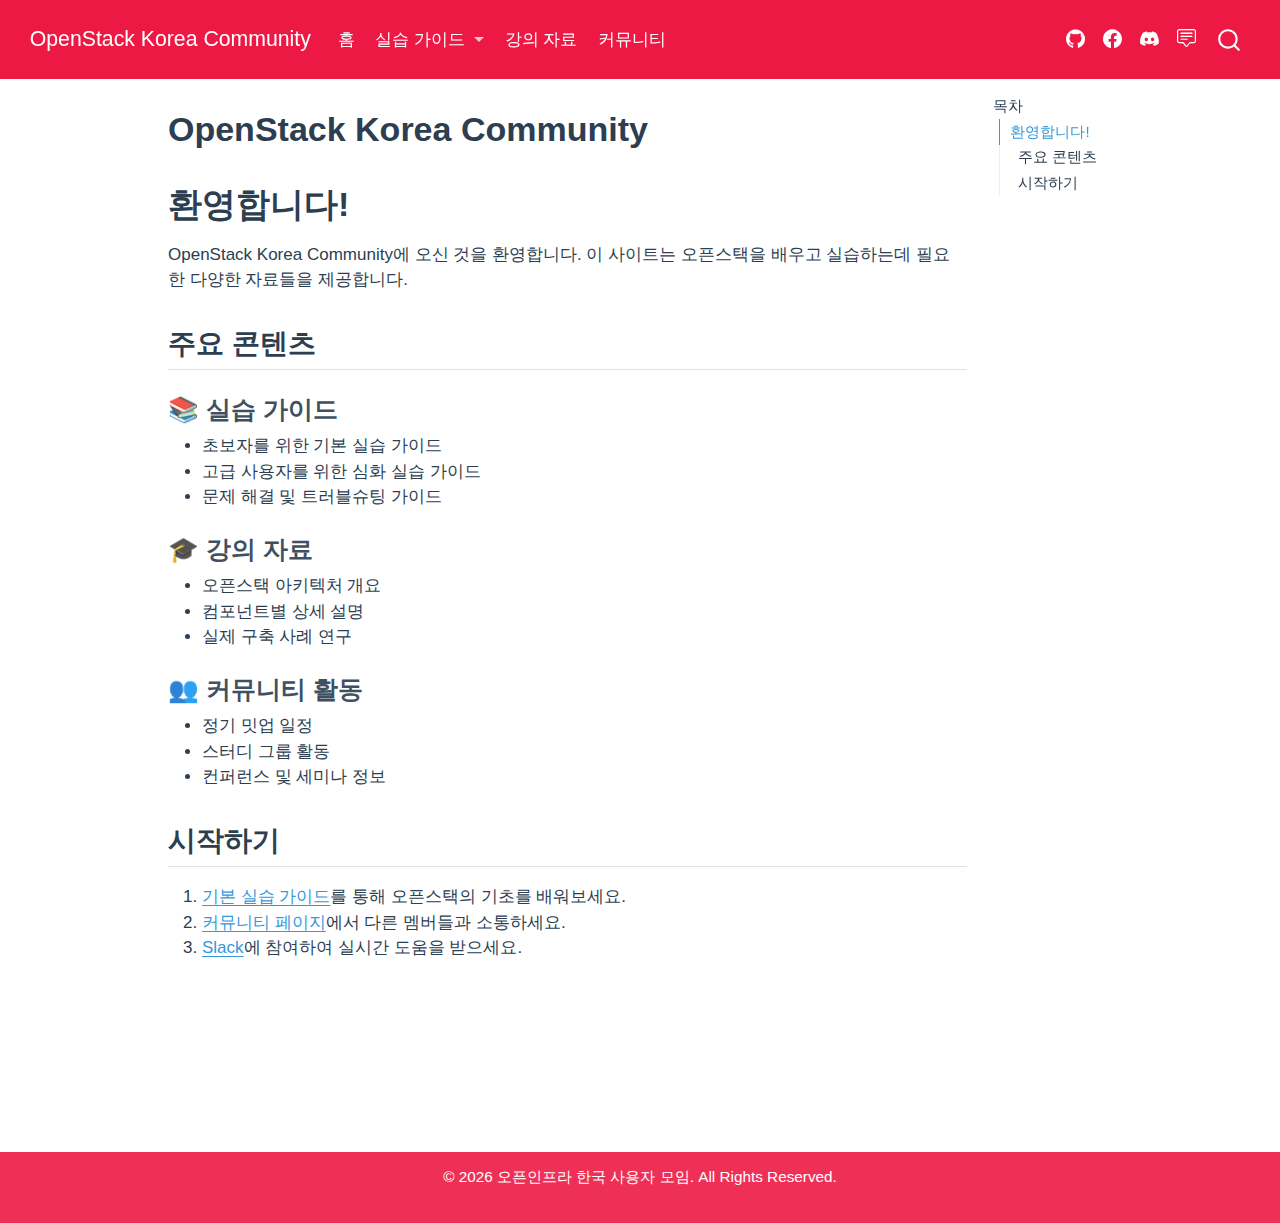
<file: docs/index.html>
<!DOCTYPE html>
<html xmlns="http://www.w3.org/1999/xhtml" lang="ko" xml:lang="ko"><head>

<meta charset="utf-8">
<meta name="generator" content="quarto-1.6.39">

<meta name="viewport" content="width=device-width, initial-scale=1.0, user-scalable=yes">


<title>OpenStack Korea Community</title>
<style>
code{white-space: pre-wrap;}
span.smallcaps{font-variant: small-caps;}
div.columns{display: flex; gap: min(4vw, 1.5em);}
div.column{flex: auto; overflow-x: auto;}
div.hanging-indent{margin-left: 1.5em; text-indent: -1.5em;}
ul.task-list{list-style: none;}
ul.task-list li input[type="checkbox"] {
  width: 0.8em;
  margin: 0 0.8em 0.2em -1em; /* quarto-specific, see https://github.com/quarto-dev/quarto-cli/issues/4556 */ 
  vertical-align: middle;
}
</style>


<script src="site_libs/quarto-nav/quarto-nav.js"></script>
<script src="site_libs/quarto-nav/headroom.min.js"></script>
<script src="site_libs/clipboard/clipboard.min.js"></script>
<script src="site_libs/quarto-search/autocomplete.umd.js"></script>
<script src="site_libs/quarto-search/fuse.min.js"></script>
<script src="site_libs/quarto-search/quarto-search.js"></script>
<meta name="quarto:offset" content="./">
<script src="site_libs/quarto-html/quarto.js"></script>
<script src="site_libs/quarto-html/popper.min.js"></script>
<script src="site_libs/quarto-html/tippy.umd.min.js"></script>
<script src="site_libs/quarto-html/anchor.min.js"></script>
<link href="site_libs/quarto-html/tippy.css" rel="stylesheet">
<link href="site_libs/quarto-html/quarto-syntax-highlighting-e26003cea8cd680ca0c55a263523d882.css" rel="stylesheet" id="quarto-text-highlighting-styles">
<script src="site_libs/bootstrap/bootstrap.min.js"></script>
<link href="site_libs/bootstrap/bootstrap-icons.css" rel="stylesheet">
<link href="site_libs/bootstrap/bootstrap-77986266f7ba6f6c8d07b4e45cea89d2.min.css" rel="stylesheet" append-hash="true" id="quarto-bootstrap" data-mode="light">
<script id="quarto-search-options" type="application/json">{
  "location": "navbar",
  "copy-button": false,
  "collapse-after": 3,
  "panel-placement": "end",
  "type": "overlay",
  "limit": 50,
  "keyboard-shortcut": [
    "f",
    "/",
    "s"
  ],
  "show-item-context": false,
  "language": {
    "search-no-results-text": "일치 없음",
    "search-matching-documents-text": "일치된 문서",
    "search-copy-link-title": "검색 링크 복사",
    "search-hide-matches-text": "추가 검색 결과 숨기기",
    "search-more-match-text": "추가 검색결과",
    "search-more-matches-text": "추가 검색결과",
    "search-clear-button-title": "제거",
    "search-text-placeholder": "",
    "search-detached-cancel-button-title": "취소",
    "search-submit-button-title": "검색",
    "search-label": "검색"
  }
}</script>


</head>

<body class="nav-fixed">

<div id="quarto-search-results"></div>
  <header id="quarto-header" class="headroom fixed-top">
    <nav class="navbar navbar-expand-lg " data-bs-theme="dark">
      <div class="navbar-container container-fluid">
      <div class="navbar-brand-container mx-auto">
    <a class="navbar-brand" href="./index.html">
    <span class="navbar-title">OpenStack Korea Community</span>
    </a>
  </div>
            <div id="quarto-search" class="" title="검색"></div>
          <button class="navbar-toggler" type="button" data-bs-toggle="collapse" data-bs-target="#navbarCollapse" aria-controls="navbarCollapse" role="menu" aria-expanded="false" aria-label="탐색 전환" onclick="if (window.quartoToggleHeadroom) { window.quartoToggleHeadroom(); }">
  <span class="navbar-toggler-icon"></span>
</button>
          <div class="collapse navbar-collapse" id="navbarCollapse">
            <ul class="navbar-nav navbar-nav-scroll me-auto">
  <li class="nav-item">
    <a class="nav-link active" href="./index.html" aria-current="page"> 
<span class="menu-text">홈</span></a>
  </li>  
  <li class="nav-item dropdown ">
    <a class="nav-link dropdown-toggle" href="#" id="nav-menu-" role="link" data-bs-toggle="dropdown" aria-expanded="false">
 <span class="menu-text">실습 가이드</span>
    </a>
    <ul class="dropdown-menu" aria-labelledby="nav-menu-">    
        <li>
    <a class="dropdown-item" href="./guides/basic.html">
 <span class="dropdown-text">기본 실습</span></a>
  </li>  
        <li>
    <a class="dropdown-item" href="./guides/advanced.html">
 <span class="dropdown-text">고급 실습</span></a>
  </li>  
    </ul>
  </li>
  <li class="nav-item">
    <a class="nav-link" href="./lectures/index.html"> 
<span class="menu-text">강의 자료</span></a>
  </li>  
  <li class="nav-item">
    <a class="nav-link" href="./community.qmd"> 
<span class="menu-text">커뮤니티</span></a>
  </li>  
</ul>
            <ul class="navbar-nav navbar-nav-scroll ms-auto">
  <li class="nav-item compact">
    <a class="nav-link" href="https://github.com/openstack-kr"> <i class="bi bi-github" role="img" aria-label="GitHub 저장소">
</i> 
<span class="menu-text"></span></a>
  </li>  
  <li class="nav-item compact">
    <a class="nav-link" href="https://www.facebook.com/groups/openstack-kr"> <i class="bi bi-facebook" role="img" aria-label="Facebook 그룹">
</i> 
<span class="menu-text"></span></a>
  </li>  
  <li class="nav-item compact">
    <a class="nav-link" href="https://discord.gg/3ZzKMJKtPg"> <i class="bi bi-discord" role="img" aria-label="Discord 채널">
</i> 
<span class="menu-text"></span></a>
  </li>  
  <li class="nav-item compact">
    <a class="nav-link" href="https://discord.gg/3ZzKMJKtPg"> <i class="bi bi-chat-square-text" role="img" aria-label="커뮤니티 포럼">
</i> 
<span class="menu-text"></span></a>
  </li>  
</ul>
          </div> <!-- /navcollapse -->
            <div class="quarto-navbar-tools">
</div>
      </div> <!-- /container-fluid -->
    </nav>
</header>
<!-- content -->
<div id="quarto-content" class="quarto-container page-columns page-rows-contents page-layout-article page-navbar">
<!-- sidebar -->
<!-- margin-sidebar -->
    <div id="quarto-margin-sidebar" class="sidebar margin-sidebar">
        <nav id="TOC" role="doc-toc" class="toc-active">
    <h2 id="toc-title">목차</h2>
   
  <ul>
  <li><a href="#환영합니다" id="toc-환영합니다" class="nav-link active" data-scroll-target="#환영합니다">환영합니다!</a>
  <ul class="collapse">
  <li><a href="#주요-콘텐츠" id="toc-주요-콘텐츠" class="nav-link" data-scroll-target="#주요-콘텐츠">주요 콘텐츠</a>
  <ul class="collapse">
  <li><a href="#실습-가이드" id="toc-실습-가이드" class="nav-link" data-scroll-target="#실습-가이드">📚 실습 가이드</a></li>
  <li><a href="#강의-자료" id="toc-강의-자료" class="nav-link" data-scroll-target="#강의-자료">🎓 강의 자료</a></li>
  <li><a href="#커뮤니티-활동" id="toc-커뮤니티-활동" class="nav-link" data-scroll-target="#커뮤니티-활동">👥 커뮤니티 활동</a></li>
  </ul></li>
  <li><a href="#시작하기" id="toc-시작하기" class="nav-link" data-scroll-target="#시작하기">시작하기</a></li>
  </ul></li>
  </ul>
</nav>
    </div>
<!-- main -->
<main class="content" id="quarto-document-content">

<header id="title-block-header" class="quarto-title-block default">
<div class="quarto-title">
<h1 class="title">OpenStack Korea Community</h1>
</div>



<div class="quarto-title-meta">

    
  
    
  </div>
  


</header>


<section id="환영합니다" class="level1">
<h1>환영합니다!</h1>
<p>OpenStack Korea Community에 오신 것을 환영합니다. 이 사이트는 오픈스택을 배우고 실습하는데 필요한 다양한 자료들을 제공합니다.</p>
<section id="주요-콘텐츠" class="level2">
<h2 class="anchored" data-anchor-id="주요-콘텐츠">주요 콘텐츠</h2>
<section id="실습-가이드" class="level3">
<h3 class="anchored" data-anchor-id="실습-가이드">📚 실습 가이드</h3>
<ul>
<li>초보자를 위한 기본 실습 가이드</li>
<li>고급 사용자를 위한 심화 실습 가이드</li>
<li>문제 해결 및 트러블슈팅 가이드</li>
</ul>
</section>
<section id="강의-자료" class="level3">
<h3 class="anchored" data-anchor-id="강의-자료">🎓 강의 자료</h3>
<ul>
<li>오픈스택 아키텍처 개요</li>
<li>컴포넌트별 상세 설명</li>
<li>실제 구축 사례 연구</li>
</ul>
</section>
<section id="커뮤니티-활동" class="level3">
<h3 class="anchored" data-anchor-id="커뮤니티-활동">👥 커뮤니티 활동</h3>
<ul>
<li>정기 밋업 일정</li>
<li>스터디 그룹 활동</li>
<li>컨퍼런스 및 세미나 정보</li>
</ul>
</section>
</section>
<section id="시작하기" class="level2">
<h2 class="anchored" data-anchor-id="시작하기">시작하기</h2>
<ol type="1">
<li><a href="./guides/basic.html">기본 실습 가이드</a>를 통해 오픈스택의 기초를 배워보세요.</li>
<li><a href="community.qmd">커뮤니티 페이지</a>에서 다른 멤버들과 소통하세요.</li>
<li><a href="https://openstack-kr.slack.com">Slack</a>에 참여하여 실시간 도움을 받으세요.</li>
</ol>


</section>
</section>

</main> <!-- /main -->
<footer class="footer">
    <div class="container">
        <p>© <span id="current-year"></span> 오픈인프라 한국 사용자 모임. All Rights Reserved.</p>
    </div>
</footer>

<script>
    document.getElementById('current-year').textContent = new Date().getFullYear();
</script> 
<script id="quarto-html-after-body" type="application/javascript">
window.document.addEventListener("DOMContentLoaded", function (event) {
  const toggleBodyColorMode = (bsSheetEl) => {
    const mode = bsSheetEl.getAttribute("data-mode");
    const bodyEl = window.document.querySelector("body");
    if (mode === "dark") {
      bodyEl.classList.add("quarto-dark");
      bodyEl.classList.remove("quarto-light");
    } else {
      bodyEl.classList.add("quarto-light");
      bodyEl.classList.remove("quarto-dark");
    }
  }
  const toggleBodyColorPrimary = () => {
    const bsSheetEl = window.document.querySelector("link#quarto-bootstrap");
    if (bsSheetEl) {
      toggleBodyColorMode(bsSheetEl);
    }
  }
  toggleBodyColorPrimary();  
  const icon = "";
  const anchorJS = new window.AnchorJS();
  anchorJS.options = {
    placement: 'right',
    icon: icon
  };
  anchorJS.add('.anchored');
  const isCodeAnnotation = (el) => {
    for (const clz of el.classList) {
      if (clz.startsWith('code-annotation-')) {                     
        return true;
      }
    }
    return false;
  }
  const onCopySuccess = function(e) {
    // button target
    const button = e.trigger;
    // don't keep focus
    button.blur();
    // flash "checked"
    button.classList.add('code-copy-button-checked');
    var currentTitle = button.getAttribute("title");
    button.setAttribute("title", "복사완료!");
    let tooltip;
    if (window.bootstrap) {
      button.setAttribute("data-bs-toggle", "tooltip");
      button.setAttribute("data-bs-placement", "left");
      button.setAttribute("data-bs-title", "복사완료!");
      tooltip = new bootstrap.Tooltip(button, 
        { trigger: "manual", 
          customClass: "code-copy-button-tooltip",
          offset: [0, -8]});
      tooltip.show();    
    }
    setTimeout(function() {
      if (tooltip) {
        tooltip.hide();
        button.removeAttribute("data-bs-title");
        button.removeAttribute("data-bs-toggle");
        button.removeAttribute("data-bs-placement");
      }
      button.setAttribute("title", currentTitle);
      button.classList.remove('code-copy-button-checked');
    }, 1000);
    // clear code selection
    e.clearSelection();
  }
  const getTextToCopy = function(trigger) {
      const codeEl = trigger.previousElementSibling.cloneNode(true);
      for (const childEl of codeEl.children) {
        if (isCodeAnnotation(childEl)) {
          childEl.remove();
        }
      }
      return codeEl.innerText;
  }
  const clipboard = new window.ClipboardJS('.code-copy-button:not([data-in-quarto-modal])', {
    text: getTextToCopy
  });
  clipboard.on('success', onCopySuccess);
  if (window.document.getElementById('quarto-embedded-source-code-modal')) {
    const clipboardModal = new window.ClipboardJS('.code-copy-button[data-in-quarto-modal]', {
      text: getTextToCopy,
      container: window.document.getElementById('quarto-embedded-source-code-modal')
    });
    clipboardModal.on('success', onCopySuccess);
  }
    var localhostRegex = new RegExp(/^(?:http|https):\/\/localhost\:?[0-9]*\//);
    var mailtoRegex = new RegExp(/^mailto:/);
      var filterRegex = new RegExp('/' + window.location.host + '/');
    var isInternal = (href) => {
        return filterRegex.test(href) || localhostRegex.test(href) || mailtoRegex.test(href);
    }
    // Inspect non-navigation links and adorn them if external
 	var links = window.document.querySelectorAll('a[href]:not(.nav-link):not(.navbar-brand):not(.toc-action):not(.sidebar-link):not(.sidebar-item-toggle):not(.pagination-link):not(.no-external):not([aria-hidden]):not(.dropdown-item):not(.quarto-navigation-tool):not(.about-link)');
    for (var i=0; i<links.length; i++) {
      const link = links[i];
      if (!isInternal(link.href)) {
        // undo the damage that might have been done by quarto-nav.js in the case of
        // links that we want to consider external
        if (link.dataset.originalHref !== undefined) {
          link.href = link.dataset.originalHref;
        }
      }
    }
  function tippyHover(el, contentFn, onTriggerFn, onUntriggerFn) {
    const config = {
      allowHTML: true,
      maxWidth: 500,
      delay: 100,
      arrow: false,
      appendTo: function(el) {
          return el.parentElement;
      },
      interactive: true,
      interactiveBorder: 10,
      theme: 'quarto',
      placement: 'bottom-start',
    };
    if (contentFn) {
      config.content = contentFn;
    }
    if (onTriggerFn) {
      config.onTrigger = onTriggerFn;
    }
    if (onUntriggerFn) {
      config.onUntrigger = onUntriggerFn;
    }
    window.tippy(el, config); 
  }
  const noterefs = window.document.querySelectorAll('a[role="doc-noteref"]');
  for (var i=0; i<noterefs.length; i++) {
    const ref = noterefs[i];
    tippyHover(ref, function() {
      // use id or data attribute instead here
      let href = ref.getAttribute('data-footnote-href') || ref.getAttribute('href');
      try { href = new URL(href).hash; } catch {}
      const id = href.replace(/^#\/?/, "");
      const note = window.document.getElementById(id);
      if (note) {
        return note.innerHTML;
      } else {
        return "";
      }
    });
  }
  const xrefs = window.document.querySelectorAll('a.quarto-xref');
  const processXRef = (id, note) => {
    // Strip column container classes
    const stripColumnClz = (el) => {
      el.classList.remove("page-full", "page-columns");
      if (el.children) {
        for (const child of el.children) {
          stripColumnClz(child);
        }
      }
    }
    stripColumnClz(note)
    if (id === null || id.startsWith('sec-')) {
      // Special case sections, only their first couple elements
      const container = document.createElement("div");
      if (note.children && note.children.length > 2) {
        container.appendChild(note.children[0].cloneNode(true));
        for (let i = 1; i < note.children.length; i++) {
          const child = note.children[i];
          if (child.tagName === "P" && child.innerText === "") {
            continue;
          } else {
            container.appendChild(child.cloneNode(true));
            break;
          }
        }
        if (window.Quarto?.typesetMath) {
          window.Quarto.typesetMath(container);
        }
        return container.innerHTML
      } else {
        if (window.Quarto?.typesetMath) {
          window.Quarto.typesetMath(note);
        }
        return note.innerHTML;
      }
    } else {
      // Remove any anchor links if they are present
      const anchorLink = note.querySelector('a.anchorjs-link');
      if (anchorLink) {
        anchorLink.remove();
      }
      if (window.Quarto?.typesetMath) {
        window.Quarto.typesetMath(note);
      }
      if (note.classList.contains("callout")) {
        return note.outerHTML;
      } else {
        return note.innerHTML;
      }
    }
  }
  for (var i=0; i<xrefs.length; i++) {
    const xref = xrefs[i];
    tippyHover(xref, undefined, function(instance) {
      instance.disable();
      let url = xref.getAttribute('href');
      let hash = undefined; 
      if (url.startsWith('#')) {
        hash = url;
      } else {
        try { hash = new URL(url).hash; } catch {}
      }
      if (hash) {
        const id = hash.replace(/^#\/?/, "");
        const note = window.document.getElementById(id);
        if (note !== null) {
          try {
            const html = processXRef(id, note.cloneNode(true));
            instance.setContent(html);
          } finally {
            instance.enable();
            instance.show();
          }
        } else {
          // See if we can fetch this
          fetch(url.split('#')[0])
          .then(res => res.text())
          .then(html => {
            const parser = new DOMParser();
            const htmlDoc = parser.parseFromString(html, "text/html");
            const note = htmlDoc.getElementById(id);
            if (note !== null) {
              const html = processXRef(id, note);
              instance.setContent(html);
            } 
          }).finally(() => {
            instance.enable();
            instance.show();
          });
        }
      } else {
        // See if we can fetch a full url (with no hash to target)
        // This is a special case and we should probably do some content thinning / targeting
        fetch(url)
        .then(res => res.text())
        .then(html => {
          const parser = new DOMParser();
          const htmlDoc = parser.parseFromString(html, "text/html");
          const note = htmlDoc.querySelector('main.content');
          if (note !== null) {
            // This should only happen for chapter cross references
            // (since there is no id in the URL)
            // remove the first header
            if (note.children.length > 0 && note.children[0].tagName === "HEADER") {
              note.children[0].remove();
            }
            const html = processXRef(null, note);
            instance.setContent(html);
          } 
        }).finally(() => {
          instance.enable();
          instance.show();
        });
      }
    }, function(instance) {
    });
  }
      let selectedAnnoteEl;
      const selectorForAnnotation = ( cell, annotation) => {
        let cellAttr = 'data-code-cell="' + cell + '"';
        let lineAttr = 'data-code-annotation="' +  annotation + '"';
        const selector = 'span[' + cellAttr + '][' + lineAttr + ']';
        return selector;
      }
      const selectCodeLines = (annoteEl) => {
        const doc = window.document;
        const targetCell = annoteEl.getAttribute("data-target-cell");
        const targetAnnotation = annoteEl.getAttribute("data-target-annotation");
        const annoteSpan = window.document.querySelector(selectorForAnnotation(targetCell, targetAnnotation));
        const lines = annoteSpan.getAttribute("data-code-lines").split(",");
        const lineIds = lines.map((line) => {
          return targetCell + "-" + line;
        })
        let top = null;
        let height = null;
        let parent = null;
        if (lineIds.length > 0) {
            //compute the position of the single el (top and bottom and make a div)
            const el = window.document.getElementById(lineIds[0]);
            top = el.offsetTop;
            height = el.offsetHeight;
            parent = el.parentElement.parentElement;
          if (lineIds.length > 1) {
            const lastEl = window.document.getElementById(lineIds[lineIds.length - 1]);
            const bottom = lastEl.offsetTop + lastEl.offsetHeight;
            height = bottom - top;
          }
          if (top !== null && height !== null && parent !== null) {
            // cook up a div (if necessary) and position it 
            let div = window.document.getElementById("code-annotation-line-highlight");
            if (div === null) {
              div = window.document.createElement("div");
              div.setAttribute("id", "code-annotation-line-highlight");
              div.style.position = 'absolute';
              parent.appendChild(div);
            }
            div.style.top = top - 2 + "px";
            div.style.height = height + 4 + "px";
            div.style.left = 0;
            let gutterDiv = window.document.getElementById("code-annotation-line-highlight-gutter");
            if (gutterDiv === null) {
              gutterDiv = window.document.createElement("div");
              gutterDiv.setAttribute("id", "code-annotation-line-highlight-gutter");
              gutterDiv.style.position = 'absolute';
              const codeCell = window.document.getElementById(targetCell);
              const gutter = codeCell.querySelector('.code-annotation-gutter');
              gutter.appendChild(gutterDiv);
            }
            gutterDiv.style.top = top - 2 + "px";
            gutterDiv.style.height = height + 4 + "px";
          }
          selectedAnnoteEl = annoteEl;
        }
      };
      const unselectCodeLines = () => {
        const elementsIds = ["code-annotation-line-highlight", "code-annotation-line-highlight-gutter"];
        elementsIds.forEach((elId) => {
          const div = window.document.getElementById(elId);
          if (div) {
            div.remove();
          }
        });
        selectedAnnoteEl = undefined;
      };
        // Handle positioning of the toggle
    window.addEventListener(
      "resize",
      throttle(() => {
        elRect = undefined;
        if (selectedAnnoteEl) {
          selectCodeLines(selectedAnnoteEl);
        }
      }, 10)
    );
    function throttle(fn, ms) {
    let throttle = false;
    let timer;
      return (...args) => {
        if(!throttle) { // first call gets through
            fn.apply(this, args);
            throttle = true;
        } else { // all the others get throttled
            if(timer) clearTimeout(timer); // cancel #2
            timer = setTimeout(() => {
              fn.apply(this, args);
              timer = throttle = false;
            }, ms);
        }
      };
    }
      // Attach click handler to the DT
      const annoteDls = window.document.querySelectorAll('dt[data-target-cell]');
      for (const annoteDlNode of annoteDls) {
        annoteDlNode.addEventListener('click', (event) => {
          const clickedEl = event.target;
          if (clickedEl !== selectedAnnoteEl) {
            unselectCodeLines();
            const activeEl = window.document.querySelector('dt[data-target-cell].code-annotation-active');
            if (activeEl) {
              activeEl.classList.remove('code-annotation-active');
            }
            selectCodeLines(clickedEl);
            clickedEl.classList.add('code-annotation-active');
          } else {
            // Unselect the line
            unselectCodeLines();
            clickedEl.classList.remove('code-annotation-active');
          }
        });
      }
  const findCites = (el) => {
    const parentEl = el.parentElement;
    if (parentEl) {
      const cites = parentEl.dataset.cites;
      if (cites) {
        return {
          el,
          cites: cites.split(' ')
        };
      } else {
        return findCites(el.parentElement)
      }
    } else {
      return undefined;
    }
  };
  var bibliorefs = window.document.querySelectorAll('a[role="doc-biblioref"]');
  for (var i=0; i<bibliorefs.length; i++) {
    const ref = bibliorefs[i];
    const citeInfo = findCites(ref);
    if (citeInfo) {
      tippyHover(citeInfo.el, function() {
        var popup = window.document.createElement('div');
        citeInfo.cites.forEach(function(cite) {
          var citeDiv = window.document.createElement('div');
          citeDiv.classList.add('hanging-indent');
          citeDiv.classList.add('csl-entry');
          var biblioDiv = window.document.getElementById('ref-' + cite);
          if (biblioDiv) {
            citeDiv.innerHTML = biblioDiv.innerHTML;
          }
          popup.appendChild(citeDiv);
        });
        return popup.innerHTML;
      });
    }
  }
});
</script>
</div> <!-- /content -->




</body></html>
</file>
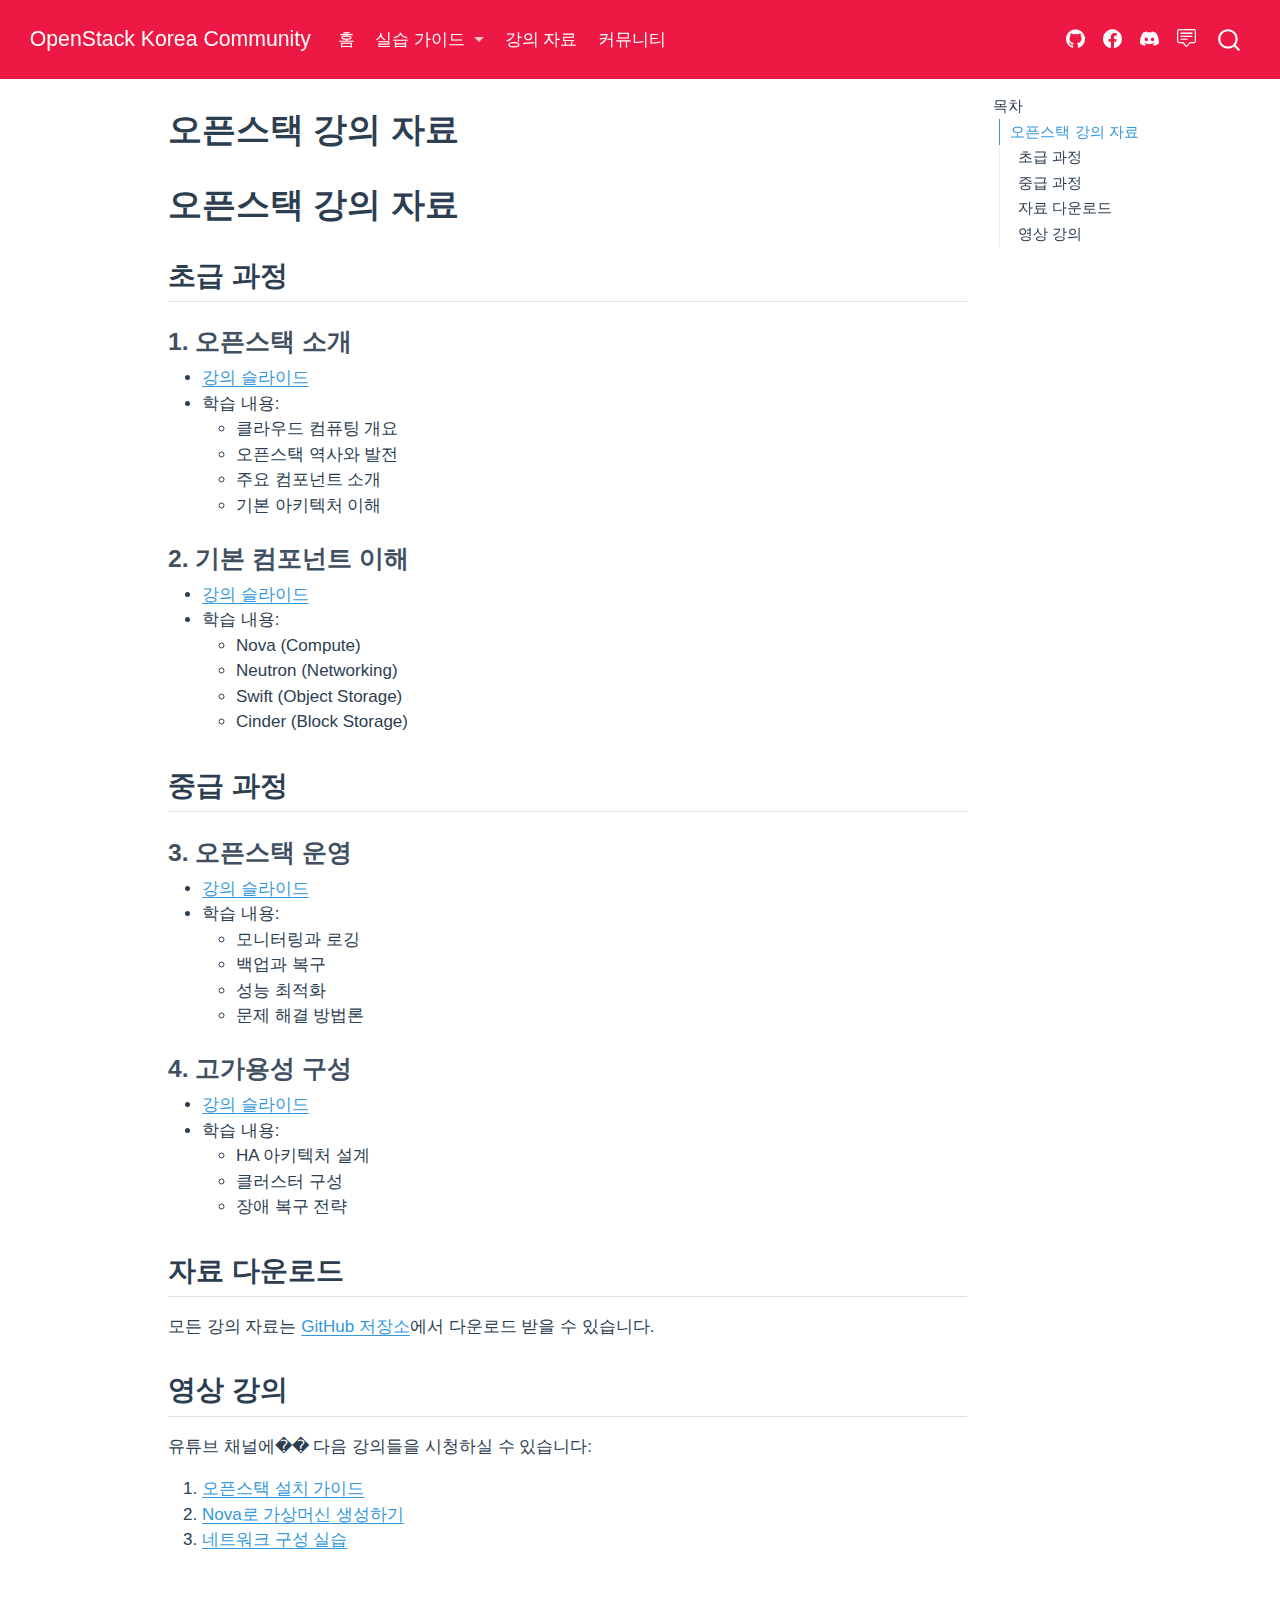
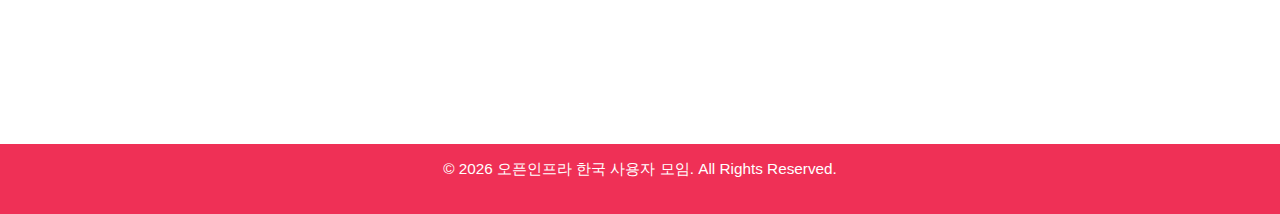
<file: docs/lectures/index.html>
<!DOCTYPE html>
<html xmlns="http://www.w3.org/1999/xhtml" lang="ko" xml:lang="ko"><head>

<meta charset="utf-8">
<meta name="generator" content="quarto-1.6.39">

<meta name="viewport" content="width=device-width, initial-scale=1.0, user-scalable=yes">


<title>오픈스택 강의 자료 – OpenStack Korea Community</title>
<style>
code{white-space: pre-wrap;}
span.smallcaps{font-variant: small-caps;}
div.columns{display: flex; gap: min(4vw, 1.5em);}
div.column{flex: auto; overflow-x: auto;}
div.hanging-indent{margin-left: 1.5em; text-indent: -1.5em;}
ul.task-list{list-style: none;}
ul.task-list li input[type="checkbox"] {
  width: 0.8em;
  margin: 0 0.8em 0.2em -1em; /* quarto-specific, see https://github.com/quarto-dev/quarto-cli/issues/4556 */ 
  vertical-align: middle;
}
</style>


<script src="../site_libs/quarto-nav/quarto-nav.js"></script>
<script src="../site_libs/quarto-nav/headroom.min.js"></script>
<script src="../site_libs/clipboard/clipboard.min.js"></script>
<script src="../site_libs/quarto-search/autocomplete.umd.js"></script>
<script src="../site_libs/quarto-search/fuse.min.js"></script>
<script src="../site_libs/quarto-search/quarto-search.js"></script>
<meta name="quarto:offset" content="../">
<script src="../site_libs/quarto-html/quarto.js"></script>
<script src="../site_libs/quarto-html/popper.min.js"></script>
<script src="../site_libs/quarto-html/tippy.umd.min.js"></script>
<script src="../site_libs/quarto-html/anchor.min.js"></script>
<link href="../site_libs/quarto-html/tippy.css" rel="stylesheet">
<link href="../site_libs/quarto-html/quarto-syntax-highlighting-e26003cea8cd680ca0c55a263523d882.css" rel="stylesheet" id="quarto-text-highlighting-styles">
<script src="../site_libs/bootstrap/bootstrap.min.js"></script>
<link href="../site_libs/bootstrap/bootstrap-icons.css" rel="stylesheet">
<link href="../site_libs/bootstrap/bootstrap-77986266f7ba6f6c8d07b4e45cea89d2.min.css" rel="stylesheet" append-hash="true" id="quarto-bootstrap" data-mode="light">
<script id="quarto-search-options" type="application/json">{
  "location": "navbar",
  "copy-button": false,
  "collapse-after": 3,
  "panel-placement": "end",
  "type": "overlay",
  "limit": 50,
  "keyboard-shortcut": [
    "f",
    "/",
    "s"
  ],
  "show-item-context": false,
  "language": {
    "search-no-results-text": "일치 없음",
    "search-matching-documents-text": "일치된 문서",
    "search-copy-link-title": "검색 링크 복사",
    "search-hide-matches-text": "추가 검색 결과 숨기기",
    "search-more-match-text": "추가 검색결과",
    "search-more-matches-text": "추가 검색결과",
    "search-clear-button-title": "제거",
    "search-text-placeholder": "",
    "search-detached-cancel-button-title": "취소",
    "search-submit-button-title": "검색",
    "search-label": "검색"
  }
}</script>


</head>

<body class="nav-fixed">

<div id="quarto-search-results"></div>
  <header id="quarto-header" class="headroom fixed-top">
    <nav class="navbar navbar-expand-lg " data-bs-theme="dark">
      <div class="navbar-container container-fluid">
      <div class="navbar-brand-container mx-auto">
    <a class="navbar-brand" href="../index.html">
    <span class="navbar-title">OpenStack Korea Community</span>
    </a>
  </div>
            <div id="quarto-search" class="" title="검색"></div>
          <button class="navbar-toggler" type="button" data-bs-toggle="collapse" data-bs-target="#navbarCollapse" aria-controls="navbarCollapse" role="menu" aria-expanded="false" aria-label="탐색 전환" onclick="if (window.quartoToggleHeadroom) { window.quartoToggleHeadroom(); }">
  <span class="navbar-toggler-icon"></span>
</button>
          <div class="collapse navbar-collapse" id="navbarCollapse">
            <ul class="navbar-nav navbar-nav-scroll me-auto">
  <li class="nav-item">
    <a class="nav-link" href="../index.html"> 
<span class="menu-text">홈</span></a>
  </li>  
  <li class="nav-item dropdown ">
    <a class="nav-link dropdown-toggle" href="#" id="nav-menu-" role="link" data-bs-toggle="dropdown" aria-expanded="false">
 <span class="menu-text">실습 가이드</span>
    </a>
    <ul class="dropdown-menu" aria-labelledby="nav-menu-">    
        <li>
    <a class="dropdown-item" href="../guides/basic.html">
 <span class="dropdown-text">기본 실습</span></a>
  </li>  
        <li>
    <a class="dropdown-item" href="../guides/advanced.html">
 <span class="dropdown-text">고급 실습</span></a>
  </li>  
    </ul>
  </li>
  <li class="nav-item">
    <a class="nav-link active" href="../lectures/index.html" aria-current="page"> 
<span class="menu-text">강의 자료</span></a>
  </li>  
  <li class="nav-item">
    <a class="nav-link" href="../community.qmd"> 
<span class="menu-text">커뮤니티</span></a>
  </li>  
</ul>
            <ul class="navbar-nav navbar-nav-scroll ms-auto">
  <li class="nav-item compact">
    <a class="nav-link" href="https://github.com/openstack-kr"> <i class="bi bi-github" role="img" aria-label="GitHub 저장소">
</i> 
<span class="menu-text"></span></a>
  </li>  
  <li class="nav-item compact">
    <a class="nav-link" href="https://www.facebook.com/groups/openstack-kr"> <i class="bi bi-facebook" role="img" aria-label="Facebook 그룹">
</i> 
<span class="menu-text"></span></a>
  </li>  
  <li class="nav-item compact">
    <a class="nav-link" href="https://discord.gg/3ZzKMJKtPg"> <i class="bi bi-discord" role="img" aria-label="Discord 채널">
</i> 
<span class="menu-text"></span></a>
  </li>  
  <li class="nav-item compact">
    <a class="nav-link" href="https://discord.gg/3ZzKMJKtPg"> <i class="bi bi-chat-square-text" role="img" aria-label="커뮤니티 포럼">
</i> 
<span class="menu-text"></span></a>
  </li>  
</ul>
          </div> <!-- /navcollapse -->
            <div class="quarto-navbar-tools">
</div>
      </div> <!-- /container-fluid -->
    </nav>
</header>
<!-- content -->
<div id="quarto-content" class="quarto-container page-columns page-rows-contents page-layout-article page-navbar">
<!-- sidebar -->
<!-- margin-sidebar -->
    <div id="quarto-margin-sidebar" class="sidebar margin-sidebar">
        <nav id="TOC" role="doc-toc" class="toc-active">
    <h2 id="toc-title">목차</h2>
   
  <ul>
  <li><a href="#오픈스택-강의-자료" id="toc-오픈스택-강의-자료" class="nav-link active" data-scroll-target="#오픈스택-강의-자료">오픈스택 강의 자료</a>
  <ul class="collapse">
  <li><a href="#초급-과정" id="toc-초급-과정" class="nav-link" data-scroll-target="#초급-과정">초급 과정</a>
  <ul class="collapse">
  <li><a href="#오픈스택-소개" id="toc-오픈스택-소개" class="nav-link" data-scroll-target="#오픈스택-소개">1. 오픈스택 소개</a></li>
  <li><a href="#기본-컴포넌트-이해" id="toc-기본-컴포넌트-이해" class="nav-link" data-scroll-target="#기본-컴포넌트-이해">2. 기본 컴포넌트 이해</a></li>
  </ul></li>
  <li><a href="#중급-과정" id="toc-중급-과정" class="nav-link" data-scroll-target="#중급-과정">중급 과정</a>
  <ul class="collapse">
  <li><a href="#오픈스택-운영" id="toc-오픈스택-운영" class="nav-link" data-scroll-target="#오픈스택-운영">3. 오픈스택 운영</a></li>
  <li><a href="#고가용성-구성" id="toc-고가용성-구성" class="nav-link" data-scroll-target="#고가용성-구성">4. 고가용성 구성</a></li>
  </ul></li>
  <li><a href="#자료-다운로드" id="toc-자료-다운로드" class="nav-link" data-scroll-target="#자료-다운로드">자료 다운로드</a></li>
  <li><a href="#영상-강의" id="toc-영상-강의" class="nav-link" data-scroll-target="#영상-강의">영상 강의</a></li>
  </ul></li>
  </ul>
</nav>
    </div>
<!-- main -->
<main class="content" id="quarto-document-content">

<header id="title-block-header" class="quarto-title-block default">
<div class="quarto-title">
<h1 class="title">오픈스택 강의 자료</h1>
</div>



<div class="quarto-title-meta">

    
  
    
  </div>
  


</header>


<section id="오픈스택-강의-자료" class="level1">
<h1>오픈스택 강의 자료</h1>
<section id="초급-과정" class="level2">
<h2 class="anchored" data-anchor-id="초급-과정">초급 과정</h2>
<section id="오픈스택-소개" class="level3">
<h3 class="anchored" data-anchor-id="오픈스택-소개">1. 오픈스택 소개</h3>
<ul>
<li><a href="../materials/intro-to-openstack.pdf">강의 슬라이드</a></li>
<li>학습 내용:
<ul>
<li>클라우드 컴퓨팅 개요</li>
<li>오픈스택 역사와 발전</li>
<li>주요 컴포넌트 소개</li>
<li>기본 아키텍처 이해</li>
</ul></li>
</ul>
</section>
<section id="기본-컴포넌트-이해" class="level3">
<h3 class="anchored" data-anchor-id="기본-컴포넌트-이해">2. 기본 컴포넌트 이해</h3>
<ul>
<li><a href="../materials/openstack-components.pdf">강의 슬라이드</a></li>
<li>학습 내용:
<ul>
<li>Nova (Compute)</li>
<li>Neutron (Networking)</li>
<li>Swift (Object Storage)</li>
<li>Cinder (Block Storage)</li>
</ul></li>
</ul>
</section>
</section>
<section id="중급-과정" class="level2">
<h2 class="anchored" data-anchor-id="중급-과정">중급 과정</h2>
<section id="오픈스택-운영" class="level3">
<h3 class="anchored" data-anchor-id="오픈스택-운영">3. 오픈스택 운영</h3>
<ul>
<li><a href="../materials/openstack-operations.pdf">강의 슬라이드</a></li>
<li>학습 내용:
<ul>
<li>모니터링과 로깅</li>
<li>백업과 복구</li>
<li>성능 최적화</li>
<li>문제 해결 방법론</li>
</ul></li>
</ul>
</section>
<section id="고가용성-구성" class="level3">
<h3 class="anchored" data-anchor-id="고가용성-구성">4. 고가용성 구성</h3>
<ul>
<li><a href="../materials/openstack-ha.pdf">강의 슬라이드</a></li>
<li>학습 내용:
<ul>
<li>HA 아키텍처 설계</li>
<li>클러스터 구성</li>
<li>장애 복구 전략</li>
</ul></li>
</ul>
</section>
</section>
<section id="자료-다운로드" class="level2">
<h2 class="anchored" data-anchor-id="자료-다운로드">자료 다운로드</h2>
<p>모든 강의 자료는 <a href="https://github.com/openstack-kr/materials">GitHub 저장소</a>에서 다운로드 받을 수 있습니다.</p>
</section>
<section id="영상-강의" class="level2">
<h2 class="anchored" data-anchor-id="영상-강의">영상 강의</h2>
<p>유튜브 채널에�� 다음 강의들을 시청하실 수 있습니다:</p>
<ol type="1">
<li><a href="https://youtube.com/...">오픈스택 설치 가이드</a></li>
<li><a href="https://youtube.com/...">Nova로 가상머신 생성하기</a></li>
<li><a href="https://youtube.com/...">네트워크 구성 실습</a></li>
</ol>


</section>
</section>

</main> <!-- /main -->
<footer class="footer">
    <div class="container">
        <p>© <span id="current-year"></span> 오픈인프라 한국 사용자 모임. All Rights Reserved.</p>
    </div>
</footer>

<script>
    document.getElementById('current-year').textContent = new Date().getFullYear();
</script> 
<script id="quarto-html-after-body" type="application/javascript">
window.document.addEventListener("DOMContentLoaded", function (event) {
  const toggleBodyColorMode = (bsSheetEl) => {
    const mode = bsSheetEl.getAttribute("data-mode");
    const bodyEl = window.document.querySelector("body");
    if (mode === "dark") {
      bodyEl.classList.add("quarto-dark");
      bodyEl.classList.remove("quarto-light");
    } else {
      bodyEl.classList.add("quarto-light");
      bodyEl.classList.remove("quarto-dark");
    }
  }
  const toggleBodyColorPrimary = () => {
    const bsSheetEl = window.document.querySelector("link#quarto-bootstrap");
    if (bsSheetEl) {
      toggleBodyColorMode(bsSheetEl);
    }
  }
  toggleBodyColorPrimary();  
  const icon = "";
  const anchorJS = new window.AnchorJS();
  anchorJS.options = {
    placement: 'right',
    icon: icon
  };
  anchorJS.add('.anchored');
  const isCodeAnnotation = (el) => {
    for (const clz of el.classList) {
      if (clz.startsWith('code-annotation-')) {                     
        return true;
      }
    }
    return false;
  }
  const onCopySuccess = function(e) {
    // button target
    const button = e.trigger;
    // don't keep focus
    button.blur();
    // flash "checked"
    button.classList.add('code-copy-button-checked');
    var currentTitle = button.getAttribute("title");
    button.setAttribute("title", "복사완료!");
    let tooltip;
    if (window.bootstrap) {
      button.setAttribute("data-bs-toggle", "tooltip");
      button.setAttribute("data-bs-placement", "left");
      button.setAttribute("data-bs-title", "복사완료!");
      tooltip = new bootstrap.Tooltip(button, 
        { trigger: "manual", 
          customClass: "code-copy-button-tooltip",
          offset: [0, -8]});
      tooltip.show();    
    }
    setTimeout(function() {
      if (tooltip) {
        tooltip.hide();
        button.removeAttribute("data-bs-title");
        button.removeAttribute("data-bs-toggle");
        button.removeAttribute("data-bs-placement");
      }
      button.setAttribute("title", currentTitle);
      button.classList.remove('code-copy-button-checked');
    }, 1000);
    // clear code selection
    e.clearSelection();
  }
  const getTextToCopy = function(trigger) {
      const codeEl = trigger.previousElementSibling.cloneNode(true);
      for (const childEl of codeEl.children) {
        if (isCodeAnnotation(childEl)) {
          childEl.remove();
        }
      }
      return codeEl.innerText;
  }
  const clipboard = new window.ClipboardJS('.code-copy-button:not([data-in-quarto-modal])', {
    text: getTextToCopy
  });
  clipboard.on('success', onCopySuccess);
  if (window.document.getElementById('quarto-embedded-source-code-modal')) {
    const clipboardModal = new window.ClipboardJS('.code-copy-button[data-in-quarto-modal]', {
      text: getTextToCopy,
      container: window.document.getElementById('quarto-embedded-source-code-modal')
    });
    clipboardModal.on('success', onCopySuccess);
  }
    var localhostRegex = new RegExp(/^(?:http|https):\/\/localhost\:?[0-9]*\//);
    var mailtoRegex = new RegExp(/^mailto:/);
      var filterRegex = new RegExp('/' + window.location.host + '/');
    var isInternal = (href) => {
        return filterRegex.test(href) || localhostRegex.test(href) || mailtoRegex.test(href);
    }
    // Inspect non-navigation links and adorn them if external
 	var links = window.document.querySelectorAll('a[href]:not(.nav-link):not(.navbar-brand):not(.toc-action):not(.sidebar-link):not(.sidebar-item-toggle):not(.pagination-link):not(.no-external):not([aria-hidden]):not(.dropdown-item):not(.quarto-navigation-tool):not(.about-link)');
    for (var i=0; i<links.length; i++) {
      const link = links[i];
      if (!isInternal(link.href)) {
        // undo the damage that might have been done by quarto-nav.js in the case of
        // links that we want to consider external
        if (link.dataset.originalHref !== undefined) {
          link.href = link.dataset.originalHref;
        }
      }
    }
  function tippyHover(el, contentFn, onTriggerFn, onUntriggerFn) {
    const config = {
      allowHTML: true,
      maxWidth: 500,
      delay: 100,
      arrow: false,
      appendTo: function(el) {
          return el.parentElement;
      },
      interactive: true,
      interactiveBorder: 10,
      theme: 'quarto',
      placement: 'bottom-start',
    };
    if (contentFn) {
      config.content = contentFn;
    }
    if (onTriggerFn) {
      config.onTrigger = onTriggerFn;
    }
    if (onUntriggerFn) {
      config.onUntrigger = onUntriggerFn;
    }
    window.tippy(el, config); 
  }
  const noterefs = window.document.querySelectorAll('a[role="doc-noteref"]');
  for (var i=0; i<noterefs.length; i++) {
    const ref = noterefs[i];
    tippyHover(ref, function() {
      // use id or data attribute instead here
      let href = ref.getAttribute('data-footnote-href') || ref.getAttribute('href');
      try { href = new URL(href).hash; } catch {}
      const id = href.replace(/^#\/?/, "");
      const note = window.document.getElementById(id);
      if (note) {
        return note.innerHTML;
      } else {
        return "";
      }
    });
  }
  const xrefs = window.document.querySelectorAll('a.quarto-xref');
  const processXRef = (id, note) => {
    // Strip column container classes
    const stripColumnClz = (el) => {
      el.classList.remove("page-full", "page-columns");
      if (el.children) {
        for (const child of el.children) {
          stripColumnClz(child);
        }
      }
    }
    stripColumnClz(note)
    if (id === null || id.startsWith('sec-')) {
      // Special case sections, only their first couple elements
      const container = document.createElement("div");
      if (note.children && note.children.length > 2) {
        container.appendChild(note.children[0].cloneNode(true));
        for (let i = 1; i < note.children.length; i++) {
          const child = note.children[i];
          if (child.tagName === "P" && child.innerText === "") {
            continue;
          } else {
            container.appendChild(child.cloneNode(true));
            break;
          }
        }
        if (window.Quarto?.typesetMath) {
          window.Quarto.typesetMath(container);
        }
        return container.innerHTML
      } else {
        if (window.Quarto?.typesetMath) {
          window.Quarto.typesetMath(note);
        }
        return note.innerHTML;
      }
    } else {
      // Remove any anchor links if they are present
      const anchorLink = note.querySelector('a.anchorjs-link');
      if (anchorLink) {
        anchorLink.remove();
      }
      if (window.Quarto?.typesetMath) {
        window.Quarto.typesetMath(note);
      }
      if (note.classList.contains("callout")) {
        return note.outerHTML;
      } else {
        return note.innerHTML;
      }
    }
  }
  for (var i=0; i<xrefs.length; i++) {
    const xref = xrefs[i];
    tippyHover(xref, undefined, function(instance) {
      instance.disable();
      let url = xref.getAttribute('href');
      let hash = undefined; 
      if (url.startsWith('#')) {
        hash = url;
      } else {
        try { hash = new URL(url).hash; } catch {}
      }
      if (hash) {
        const id = hash.replace(/^#\/?/, "");
        const note = window.document.getElementById(id);
        if (note !== null) {
          try {
            const html = processXRef(id, note.cloneNode(true));
            instance.setContent(html);
          } finally {
            instance.enable();
            instance.show();
          }
        } else {
          // See if we can fetch this
          fetch(url.split('#')[0])
          .then(res => res.text())
          .then(html => {
            const parser = new DOMParser();
            const htmlDoc = parser.parseFromString(html, "text/html");
            const note = htmlDoc.getElementById(id);
            if (note !== null) {
              const html = processXRef(id, note);
              instance.setContent(html);
            } 
          }).finally(() => {
            instance.enable();
            instance.show();
          });
        }
      } else {
        // See if we can fetch a full url (with no hash to target)
        // This is a special case and we should probably do some content thinning / targeting
        fetch(url)
        .then(res => res.text())
        .then(html => {
          const parser = new DOMParser();
          const htmlDoc = parser.parseFromString(html, "text/html");
          const note = htmlDoc.querySelector('main.content');
          if (note !== null) {
            // This should only happen for chapter cross references
            // (since there is no id in the URL)
            // remove the first header
            if (note.children.length > 0 && note.children[0].tagName === "HEADER") {
              note.children[0].remove();
            }
            const html = processXRef(null, note);
            instance.setContent(html);
          } 
        }).finally(() => {
          instance.enable();
          instance.show();
        });
      }
    }, function(instance) {
    });
  }
      let selectedAnnoteEl;
      const selectorForAnnotation = ( cell, annotation) => {
        let cellAttr = 'data-code-cell="' + cell + '"';
        let lineAttr = 'data-code-annotation="' +  annotation + '"';
        const selector = 'span[' + cellAttr + '][' + lineAttr + ']';
        return selector;
      }
      const selectCodeLines = (annoteEl) => {
        const doc = window.document;
        const targetCell = annoteEl.getAttribute("data-target-cell");
        const targetAnnotation = annoteEl.getAttribute("data-target-annotation");
        const annoteSpan = window.document.querySelector(selectorForAnnotation(targetCell, targetAnnotation));
        const lines = annoteSpan.getAttribute("data-code-lines").split(",");
        const lineIds = lines.map((line) => {
          return targetCell + "-" + line;
        })
        let top = null;
        let height = null;
        let parent = null;
        if (lineIds.length > 0) {
            //compute the position of the single el (top and bottom and make a div)
            const el = window.document.getElementById(lineIds[0]);
            top = el.offsetTop;
            height = el.offsetHeight;
            parent = el.parentElement.parentElement;
          if (lineIds.length > 1) {
            const lastEl = window.document.getElementById(lineIds[lineIds.length - 1]);
            const bottom = lastEl.offsetTop + lastEl.offsetHeight;
            height = bottom - top;
          }
          if (top !== null && height !== null && parent !== null) {
            // cook up a div (if necessary) and position it 
            let div = window.document.getElementById("code-annotation-line-highlight");
            if (div === null) {
              div = window.document.createElement("div");
              div.setAttribute("id", "code-annotation-line-highlight");
              div.style.position = 'absolute';
              parent.appendChild(div);
            }
            div.style.top = top - 2 + "px";
            div.style.height = height + 4 + "px";
            div.style.left = 0;
            let gutterDiv = window.document.getElementById("code-annotation-line-highlight-gutter");
            if (gutterDiv === null) {
              gutterDiv = window.document.createElement("div");
              gutterDiv.setAttribute("id", "code-annotation-line-highlight-gutter");
              gutterDiv.style.position = 'absolute';
              const codeCell = window.document.getElementById(targetCell);
              const gutter = codeCell.querySelector('.code-annotation-gutter');
              gutter.appendChild(gutterDiv);
            }
            gutterDiv.style.top = top - 2 + "px";
            gutterDiv.style.height = height + 4 + "px";
          }
          selectedAnnoteEl = annoteEl;
        }
      };
      const unselectCodeLines = () => {
        const elementsIds = ["code-annotation-line-highlight", "code-annotation-line-highlight-gutter"];
        elementsIds.forEach((elId) => {
          const div = window.document.getElementById(elId);
          if (div) {
            div.remove();
          }
        });
        selectedAnnoteEl = undefined;
      };
        // Handle positioning of the toggle
    window.addEventListener(
      "resize",
      throttle(() => {
        elRect = undefined;
        if (selectedAnnoteEl) {
          selectCodeLines(selectedAnnoteEl);
        }
      }, 10)
    );
    function throttle(fn, ms) {
    let throttle = false;
    let timer;
      return (...args) => {
        if(!throttle) { // first call gets through
            fn.apply(this, args);
            throttle = true;
        } else { // all the others get throttled
            if(timer) clearTimeout(timer); // cancel #2
            timer = setTimeout(() => {
              fn.apply(this, args);
              timer = throttle = false;
            }, ms);
        }
      };
    }
      // Attach click handler to the DT
      const annoteDls = window.document.querySelectorAll('dt[data-target-cell]');
      for (const annoteDlNode of annoteDls) {
        annoteDlNode.addEventListener('click', (event) => {
          const clickedEl = event.target;
          if (clickedEl !== selectedAnnoteEl) {
            unselectCodeLines();
            const activeEl = window.document.querySelector('dt[data-target-cell].code-annotation-active');
            if (activeEl) {
              activeEl.classList.remove('code-annotation-active');
            }
            selectCodeLines(clickedEl);
            clickedEl.classList.add('code-annotation-active');
          } else {
            // Unselect the line
            unselectCodeLines();
            clickedEl.classList.remove('code-annotation-active');
          }
        });
      }
  const findCites = (el) => {
    const parentEl = el.parentElement;
    if (parentEl) {
      const cites = parentEl.dataset.cites;
      if (cites) {
        return {
          el,
          cites: cites.split(' ')
        };
      } else {
        return findCites(el.parentElement)
      }
    } else {
      return undefined;
    }
  };
  var bibliorefs = window.document.querySelectorAll('a[role="doc-biblioref"]');
  for (var i=0; i<bibliorefs.length; i++) {
    const ref = bibliorefs[i];
    const citeInfo = findCites(ref);
    if (citeInfo) {
      tippyHover(citeInfo.el, function() {
        var popup = window.document.createElement('div');
        citeInfo.cites.forEach(function(cite) {
          var citeDiv = window.document.createElement('div');
          citeDiv.classList.add('hanging-indent');
          citeDiv.classList.add('csl-entry');
          var biblioDiv = window.document.getElementById('ref-' + cite);
          if (biblioDiv) {
            citeDiv.innerHTML = biblioDiv.innerHTML;
          }
          popup.appendChild(citeDiv);
        });
        return popup.innerHTML;
      });
    }
  }
});
</script>
</div> <!-- /content -->




</body></html>
</file>
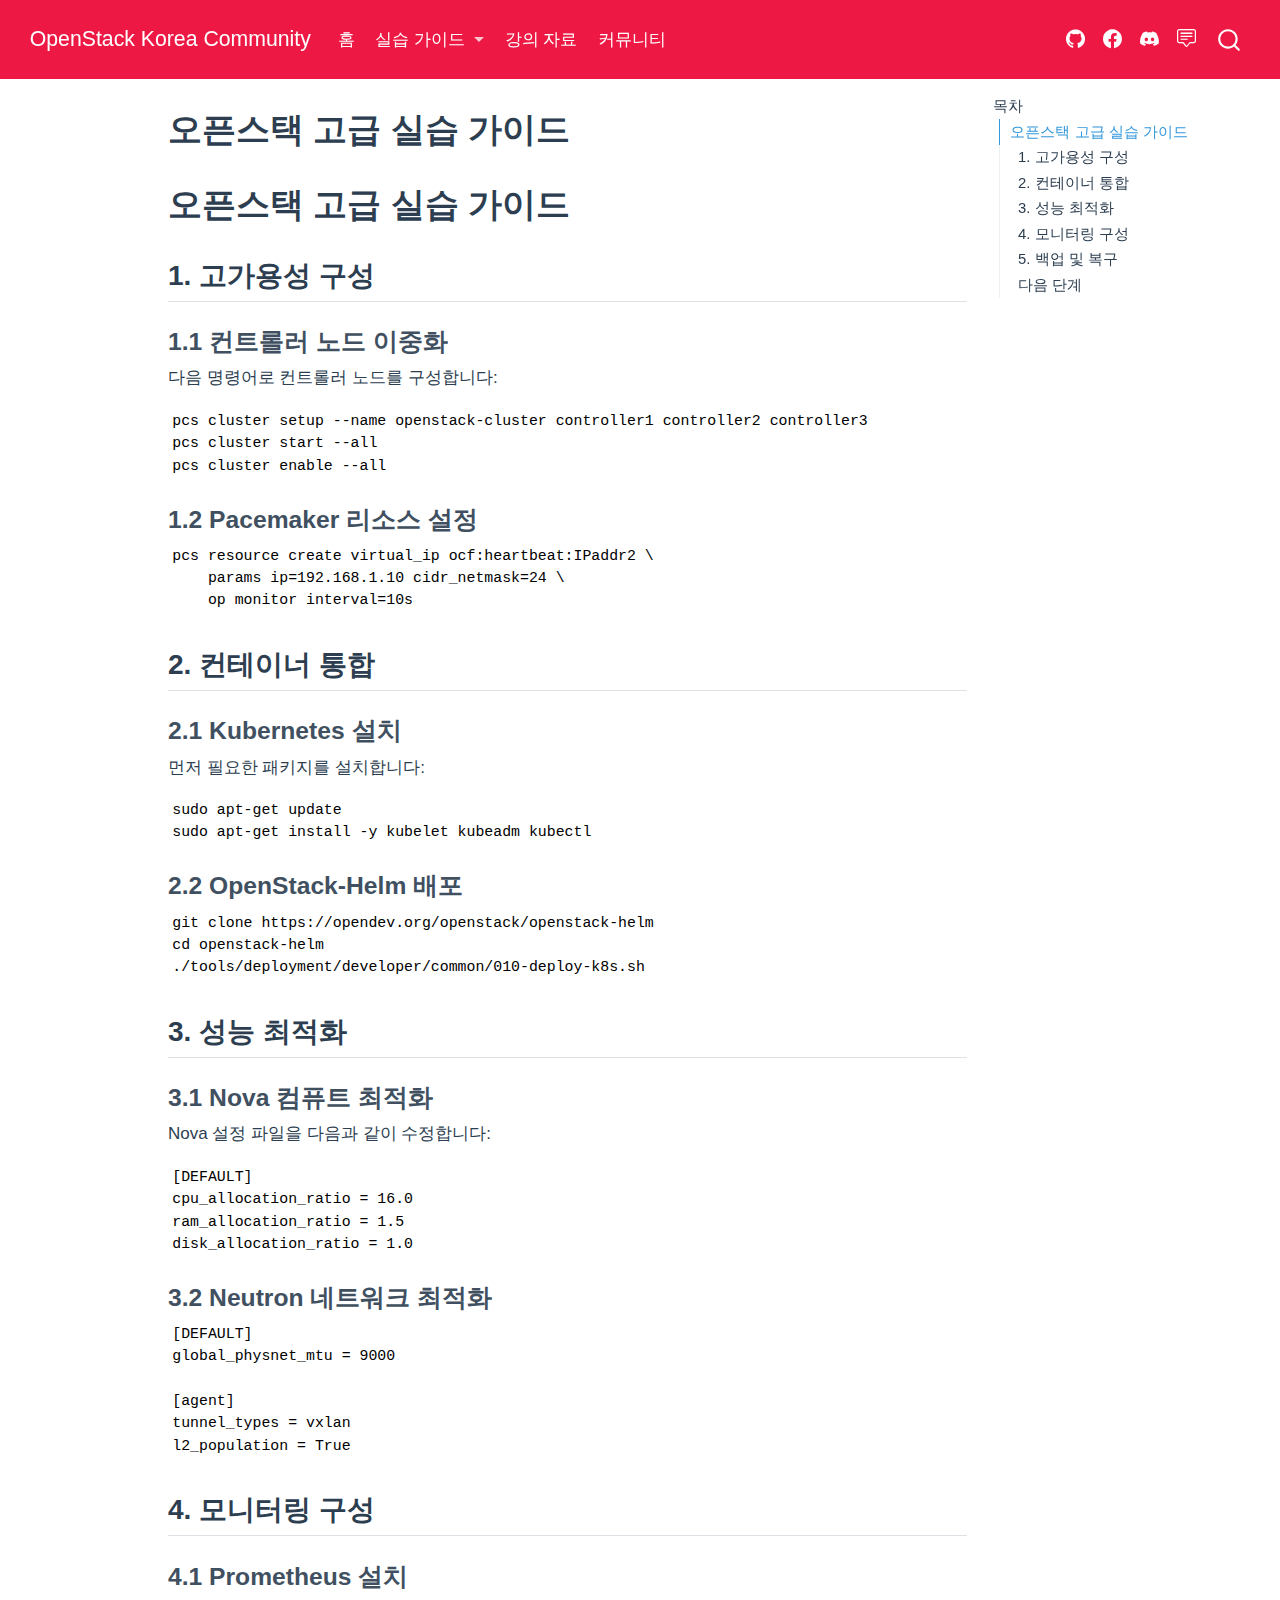
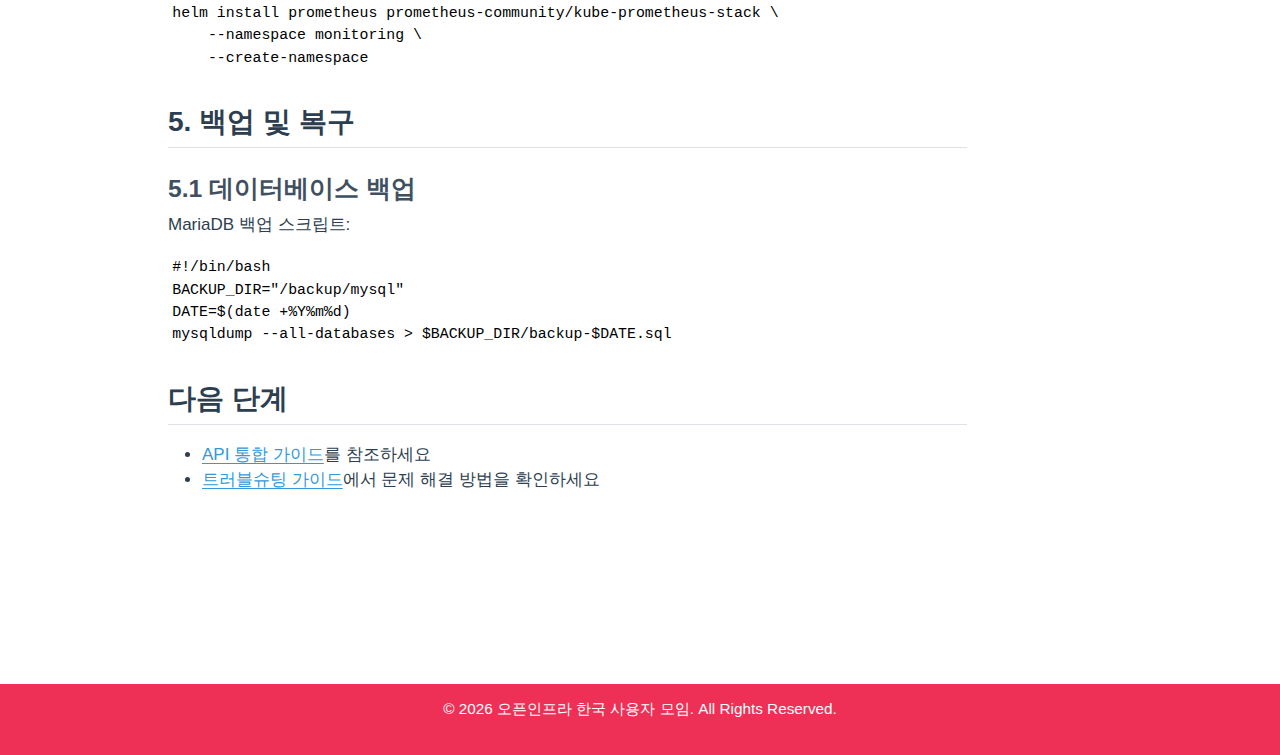
<file: docs/guides/advanced.html>
<!DOCTYPE html>
<html xmlns="http://www.w3.org/1999/xhtml" lang="ko" xml:lang="ko"><head>

<meta charset="utf-8">
<meta name="generator" content="quarto-1.6.39">

<meta name="viewport" content="width=device-width, initial-scale=1.0, user-scalable=yes">


<title>오픈스택 고급 실습 가이드 – OpenStack Korea Community</title>
<style>
code{white-space: pre-wrap;}
span.smallcaps{font-variant: small-caps;}
div.columns{display: flex; gap: min(4vw, 1.5em);}
div.column{flex: auto; overflow-x: auto;}
div.hanging-indent{margin-left: 1.5em; text-indent: -1.5em;}
ul.task-list{list-style: none;}
ul.task-list li input[type="checkbox"] {
  width: 0.8em;
  margin: 0 0.8em 0.2em -1em; /* quarto-specific, see https://github.com/quarto-dev/quarto-cli/issues/4556 */ 
  vertical-align: middle;
}
</style>


<script src="../site_libs/quarto-nav/quarto-nav.js"></script>
<script src="../site_libs/quarto-nav/headroom.min.js"></script>
<script src="../site_libs/clipboard/clipboard.min.js"></script>
<script src="../site_libs/quarto-search/autocomplete.umd.js"></script>
<script src="../site_libs/quarto-search/fuse.min.js"></script>
<script src="../site_libs/quarto-search/quarto-search.js"></script>
<meta name="quarto:offset" content="../">
<script src="../site_libs/quarto-html/quarto.js"></script>
<script src="../site_libs/quarto-html/popper.min.js"></script>
<script src="../site_libs/quarto-html/tippy.umd.min.js"></script>
<script src="../site_libs/quarto-html/anchor.min.js"></script>
<link href="../site_libs/quarto-html/tippy.css" rel="stylesheet">
<link href="../site_libs/quarto-html/quarto-syntax-highlighting-e26003cea8cd680ca0c55a263523d882.css" rel="stylesheet" id="quarto-text-highlighting-styles">
<script src="../site_libs/bootstrap/bootstrap.min.js"></script>
<link href="../site_libs/bootstrap/bootstrap-icons.css" rel="stylesheet">
<link href="../site_libs/bootstrap/bootstrap-77986266f7ba6f6c8d07b4e45cea89d2.min.css" rel="stylesheet" append-hash="true" id="quarto-bootstrap" data-mode="light">
<script id="quarto-search-options" type="application/json">{
  "location": "navbar",
  "copy-button": false,
  "collapse-after": 3,
  "panel-placement": "end",
  "type": "overlay",
  "limit": 50,
  "keyboard-shortcut": [
    "f",
    "/",
    "s"
  ],
  "show-item-context": false,
  "language": {
    "search-no-results-text": "일치 없음",
    "search-matching-documents-text": "일치된 문서",
    "search-copy-link-title": "검색 링크 복사",
    "search-hide-matches-text": "추가 검색 결과 숨기기",
    "search-more-match-text": "추가 검색결과",
    "search-more-matches-text": "추가 검색결과",
    "search-clear-button-title": "제거",
    "search-text-placeholder": "",
    "search-detached-cancel-button-title": "취소",
    "search-submit-button-title": "검색",
    "search-label": "검색"
  }
}</script>


</head>

<body class="nav-fixed">

<div id="quarto-search-results"></div>
  <header id="quarto-header" class="headroom fixed-top">
    <nav class="navbar navbar-expand-lg " data-bs-theme="dark">
      <div class="navbar-container container-fluid">
      <div class="navbar-brand-container mx-auto">
    <a class="navbar-brand" href="../index.html">
    <span class="navbar-title">OpenStack Korea Community</span>
    </a>
  </div>
            <div id="quarto-search" class="" title="검색"></div>
          <button class="navbar-toggler" type="button" data-bs-toggle="collapse" data-bs-target="#navbarCollapse" aria-controls="navbarCollapse" role="menu" aria-expanded="false" aria-label="탐색 전환" onclick="if (window.quartoToggleHeadroom) { window.quartoToggleHeadroom(); }">
  <span class="navbar-toggler-icon"></span>
</button>
          <div class="collapse navbar-collapse" id="navbarCollapse">
            <ul class="navbar-nav navbar-nav-scroll me-auto">
  <li class="nav-item">
    <a class="nav-link" href="../index.html"> 
<span class="menu-text">홈</span></a>
  </li>  
  <li class="nav-item dropdown ">
    <a class="nav-link dropdown-toggle" href="#" id="nav-menu-" role="link" data-bs-toggle="dropdown" aria-expanded="false">
 <span class="menu-text">실습 가이드</span>
    </a>
    <ul class="dropdown-menu" aria-labelledby="nav-menu-">    
        <li>
    <a class="dropdown-item" href="../guides/basic.html">
 <span class="dropdown-text">기본 실습</span></a>
  </li>  
        <li>
    <a class="dropdown-item" href="../guides/advanced.html">
 <span class="dropdown-text">고급 실습</span></a>
  </li>  
    </ul>
  </li>
  <li class="nav-item">
    <a class="nav-link" href="../lectures/index.html"> 
<span class="menu-text">강의 자료</span></a>
  </li>  
  <li class="nav-item">
    <a class="nav-link" href="../community.qmd"> 
<span class="menu-text">커뮤니티</span></a>
  </li>  
</ul>
            <ul class="navbar-nav navbar-nav-scroll ms-auto">
  <li class="nav-item compact">
    <a class="nav-link" href="https://github.com/openstack-kr"> <i class="bi bi-github" role="img" aria-label="GitHub 저장소">
</i> 
<span class="menu-text"></span></a>
  </li>  
  <li class="nav-item compact">
    <a class="nav-link" href="https://www.facebook.com/groups/openstack-kr"> <i class="bi bi-facebook" role="img" aria-label="Facebook 그룹">
</i> 
<span class="menu-text"></span></a>
  </li>  
  <li class="nav-item compact">
    <a class="nav-link" href="https://discord.gg/3ZzKMJKtPg"> <i class="bi bi-discord" role="img" aria-label="Discord 채널">
</i> 
<span class="menu-text"></span></a>
  </li>  
  <li class="nav-item compact">
    <a class="nav-link" href="https://discord.gg/3ZzKMJKtPg"> <i class="bi bi-chat-square-text" role="img" aria-label="커뮤니티 포럼">
</i> 
<span class="menu-text"></span></a>
  </li>  
</ul>
          </div> <!-- /navcollapse -->
            <div class="quarto-navbar-tools">
</div>
      </div> <!-- /container-fluid -->
    </nav>
</header>
<!-- content -->
<div id="quarto-content" class="quarto-container page-columns page-rows-contents page-layout-article page-navbar">
<!-- sidebar -->
<!-- margin-sidebar -->
    <div id="quarto-margin-sidebar" class="sidebar margin-sidebar">
        <nav id="TOC" role="doc-toc" class="toc-active">
    <h2 id="toc-title">목차</h2>
   
  <ul>
  <li><a href="#오픈스택-고급-실습-가이드" id="toc-오픈스택-고급-실습-가이드" class="nav-link active" data-scroll-target="#오픈스택-고급-실습-가이드">오픈스택 고급 실습 가이드</a>
  <ul class="collapse">
  <li><a href="#고가용성-구성" id="toc-고가용성-구성" class="nav-link" data-scroll-target="#고가용성-구성">1. 고가용성 구성</a>
  <ul class="collapse">
  <li><a href="#컨트롤러-노드-이중화" id="toc-컨트롤러-노드-이중화" class="nav-link" data-scroll-target="#컨트롤러-노드-이중화">1.1 컨트롤러 노드 이중화</a></li>
  <li><a href="#pacemaker-리소스-설정" id="toc-pacemaker-리소스-설정" class="nav-link" data-scroll-target="#pacemaker-리소스-설정">1.2 Pacemaker 리소스 설정</a></li>
  </ul></li>
  <li><a href="#컨테이너-통합" id="toc-컨테이너-통합" class="nav-link" data-scroll-target="#컨테이너-통합">2. 컨테이너 통합</a>
  <ul class="collapse">
  <li><a href="#kubernetes-설치" id="toc-kubernetes-설치" class="nav-link" data-scroll-target="#kubernetes-설치">2.1 Kubernetes 설치</a></li>
  <li><a href="#openstack-helm-배포" id="toc-openstack-helm-배포" class="nav-link" data-scroll-target="#openstack-helm-배포">2.2 OpenStack-Helm 배포</a></li>
  </ul></li>
  <li><a href="#성능-최적화" id="toc-성능-최적화" class="nav-link" data-scroll-target="#성능-최적화">3. 성능 최적화</a>
  <ul class="collapse">
  <li><a href="#nova-컴퓨트-최적화" id="toc-nova-컴퓨트-최적화" class="nav-link" data-scroll-target="#nova-컴퓨트-최적화">3.1 Nova 컴퓨트 최적화</a></li>
  <li><a href="#neutron-네트워크-최적화" id="toc-neutron-네트워크-최적화" class="nav-link" data-scroll-target="#neutron-네트워크-최적화">3.2 Neutron 네트워크 최적화</a></li>
  </ul></li>
  <li><a href="#모니터링-구성" id="toc-모니터링-구성" class="nav-link" data-scroll-target="#모니터링-구성">4. 모니터링 구성</a>
  <ul class="collapse">
  <li><a href="#prometheus-설치" id="toc-prometheus-설치" class="nav-link" data-scroll-target="#prometheus-설치">4.1 Prometheus 설치</a></li>
  </ul></li>
  <li><a href="#백업-및-복구" id="toc-백업-및-복구" class="nav-link" data-scroll-target="#백업-및-복구">5. 백업 및 복구</a>
  <ul class="collapse">
  <li><a href="#데이터베이스-백업" id="toc-데이터베이스-백업" class="nav-link" data-scroll-target="#데이터베이스-백업">5.1 데이터베이스 백업</a></li>
  </ul></li>
  <li><a href="#다음-단계" id="toc-다음-단계" class="nav-link" data-scroll-target="#다음-단계">다음 단계</a></li>
  </ul></li>
  </ul>
</nav>
    </div>
<!-- main -->
<main class="content" id="quarto-document-content">

<header id="title-block-header" class="quarto-title-block default">
<div class="quarto-title">
<h1 class="title">오픈스택 고급 실습 가이드</h1>
</div>



<div class="quarto-title-meta">

    
  
    
  </div>
  


</header>


<section id="오픈스택-고급-실습-가이드" class="level1">
<h1>오픈스택 고급 실습 가이드</h1>
<section id="고가용성-구성" class="level2">
<h2 class="anchored" data-anchor-id="고가용성-구성">1. 고가용성 구성</h2>
<section id="컨트롤러-노드-이중화" class="level3">
<h3 class="anchored" data-anchor-id="컨트롤러-노드-이중화">1.1 컨트롤러 노드 이중화</h3>
<p>다음 명령어로 컨트롤러 노드를 구성합니다:</p>
<pre><code>pcs cluster setup --name openstack-cluster controller1 controller2 controller3
pcs cluster start --all
pcs cluster enable --all</code></pre>
</section>
<section id="pacemaker-리소스-설정" class="level3">
<h3 class="anchored" data-anchor-id="pacemaker-리소스-설정">1.2 Pacemaker 리소스 설정</h3>
<pre><code>pcs resource create virtual_ip ocf:heartbeat:IPaddr2 \
    params ip=192.168.1.10 cidr_netmask=24 \
    op monitor interval=10s</code></pre>
</section>
</section>
<section id="컨테이너-통합" class="level2">
<h2 class="anchored" data-anchor-id="컨테이너-통합">2. 컨테이너 통합</h2>
<section id="kubernetes-설치" class="level3">
<h3 class="anchored" data-anchor-id="kubernetes-설치">2.1 Kubernetes 설치</h3>
<p>먼저 필요한 패키지를 설치합니다:</p>
<pre><code>sudo apt-get update
sudo apt-get install -y kubelet kubeadm kubectl</code></pre>
</section>
<section id="openstack-helm-배포" class="level3">
<h3 class="anchored" data-anchor-id="openstack-helm-배포">2.2 OpenStack-Helm 배포</h3>
<pre><code>git clone https://opendev.org/openstack/openstack-helm
cd openstack-helm
./tools/deployment/developer/common/010-deploy-k8s.sh</code></pre>
</section>
</section>
<section id="성능-최적화" class="level2">
<h2 class="anchored" data-anchor-id="성능-최적화">3. 성능 최적화</h2>
<section id="nova-컴퓨트-최적화" class="level3">
<h3 class="anchored" data-anchor-id="nova-컴퓨트-최적화">3.1 Nova 컴퓨트 최적화</h3>
<p>Nova 설정 파일을 다음과 같이 수정합니다:</p>
<pre><code>[DEFAULT]
cpu_allocation_ratio = 16.0
ram_allocation_ratio = 1.5
disk_allocation_ratio = 1.0</code></pre>
</section>
<section id="neutron-네트워크-최적화" class="level3">
<h3 class="anchored" data-anchor-id="neutron-네트워크-최적화">3.2 Neutron 네트워크 최적화</h3>
<pre><code>[DEFAULT]
global_physnet_mtu = 9000

[agent]
tunnel_types = vxlan
l2_population = True</code></pre>
</section>
</section>
<section id="모니터링-구성" class="level2">
<h2 class="anchored" data-anchor-id="모니터링-구성">4. 모니터링 구성</h2>
<section id="prometheus-설치" class="level3">
<h3 class="anchored" data-anchor-id="prometheus-설치">4.1 Prometheus 설치</h3>
<pre><code>helm install prometheus prometheus-community/kube-prometheus-stack \
    --namespace monitoring \
    --create-namespace</code></pre>
</section>
</section>
<section id="백업-및-복구" class="level2">
<h2 class="anchored" data-anchor-id="백업-및-복구">5. 백업 및 복구</h2>
<section id="데이터베이스-백업" class="level3">
<h3 class="anchored" data-anchor-id="데이터베이스-백업">5.1 데이터베이스 백업</h3>
<p>MariaDB 백업 스크립트:</p>
<pre><code>#!/bin/bash
BACKUP_DIR="/backup/mysql"
DATE=$(date +%Y%m%d)
mysqldump --all-databases &gt; $BACKUP_DIR/backup-$DATE.sql</code></pre>
</section>
</section>
<section id="다음-단계" class="level2">
<h2 class="anchored" data-anchor-id="다음-단계">다음 단계</h2>
<ul>
<li><a href="api-integration.qmd">API 통합 가이드</a>를 참조하세요</li>
<li><a href="troubleshooting.qmd">트러블슈팅 가이드</a>에서 문제 해결 방법을 확인하세요</li>
</ul>


</section>
</section>

</main> <!-- /main -->
<footer class="footer">
    <div class="container">
        <p>© <span id="current-year"></span> 오픈인프라 한국 사용자 모임. All Rights Reserved.</p>
    </div>
</footer>

<script>
    document.getElementById('current-year').textContent = new Date().getFullYear();
</script> 
<script id="quarto-html-after-body" type="application/javascript">
window.document.addEventListener("DOMContentLoaded", function (event) {
  const toggleBodyColorMode = (bsSheetEl) => {
    const mode = bsSheetEl.getAttribute("data-mode");
    const bodyEl = window.document.querySelector("body");
    if (mode === "dark") {
      bodyEl.classList.add("quarto-dark");
      bodyEl.classList.remove("quarto-light");
    } else {
      bodyEl.classList.add("quarto-light");
      bodyEl.classList.remove("quarto-dark");
    }
  }
  const toggleBodyColorPrimary = () => {
    const bsSheetEl = window.document.querySelector("link#quarto-bootstrap");
    if (bsSheetEl) {
      toggleBodyColorMode(bsSheetEl);
    }
  }
  toggleBodyColorPrimary();  
  const icon = "";
  const anchorJS = new window.AnchorJS();
  anchorJS.options = {
    placement: 'right',
    icon: icon
  };
  anchorJS.add('.anchored');
  const isCodeAnnotation = (el) => {
    for (const clz of el.classList) {
      if (clz.startsWith('code-annotation-')) {                     
        return true;
      }
    }
    return false;
  }
  const onCopySuccess = function(e) {
    // button target
    const button = e.trigger;
    // don't keep focus
    button.blur();
    // flash "checked"
    button.classList.add('code-copy-button-checked');
    var currentTitle = button.getAttribute("title");
    button.setAttribute("title", "복사완료!");
    let tooltip;
    if (window.bootstrap) {
      button.setAttribute("data-bs-toggle", "tooltip");
      button.setAttribute("data-bs-placement", "left");
      button.setAttribute("data-bs-title", "복사완료!");
      tooltip = new bootstrap.Tooltip(button, 
        { trigger: "manual", 
          customClass: "code-copy-button-tooltip",
          offset: [0, -8]});
      tooltip.show();    
    }
    setTimeout(function() {
      if (tooltip) {
        tooltip.hide();
        button.removeAttribute("data-bs-title");
        button.removeAttribute("data-bs-toggle");
        button.removeAttribute("data-bs-placement");
      }
      button.setAttribute("title", currentTitle);
      button.classList.remove('code-copy-button-checked');
    }, 1000);
    // clear code selection
    e.clearSelection();
  }
  const getTextToCopy = function(trigger) {
      const codeEl = trigger.previousElementSibling.cloneNode(true);
      for (const childEl of codeEl.children) {
        if (isCodeAnnotation(childEl)) {
          childEl.remove();
        }
      }
      return codeEl.innerText;
  }
  const clipboard = new window.ClipboardJS('.code-copy-button:not([data-in-quarto-modal])', {
    text: getTextToCopy
  });
  clipboard.on('success', onCopySuccess);
  if (window.document.getElementById('quarto-embedded-source-code-modal')) {
    const clipboardModal = new window.ClipboardJS('.code-copy-button[data-in-quarto-modal]', {
      text: getTextToCopy,
      container: window.document.getElementById('quarto-embedded-source-code-modal')
    });
    clipboardModal.on('success', onCopySuccess);
  }
    var localhostRegex = new RegExp(/^(?:http|https):\/\/localhost\:?[0-9]*\//);
    var mailtoRegex = new RegExp(/^mailto:/);
      var filterRegex = new RegExp('/' + window.location.host + '/');
    var isInternal = (href) => {
        return filterRegex.test(href) || localhostRegex.test(href) || mailtoRegex.test(href);
    }
    // Inspect non-navigation links and adorn them if external
 	var links = window.document.querySelectorAll('a[href]:not(.nav-link):not(.navbar-brand):not(.toc-action):not(.sidebar-link):not(.sidebar-item-toggle):not(.pagination-link):not(.no-external):not([aria-hidden]):not(.dropdown-item):not(.quarto-navigation-tool):not(.about-link)');
    for (var i=0; i<links.length; i++) {
      const link = links[i];
      if (!isInternal(link.href)) {
        // undo the damage that might have been done by quarto-nav.js in the case of
        // links that we want to consider external
        if (link.dataset.originalHref !== undefined) {
          link.href = link.dataset.originalHref;
        }
      }
    }
  function tippyHover(el, contentFn, onTriggerFn, onUntriggerFn) {
    const config = {
      allowHTML: true,
      maxWidth: 500,
      delay: 100,
      arrow: false,
      appendTo: function(el) {
          return el.parentElement;
      },
      interactive: true,
      interactiveBorder: 10,
      theme: 'quarto',
      placement: 'bottom-start',
    };
    if (contentFn) {
      config.content = contentFn;
    }
    if (onTriggerFn) {
      config.onTrigger = onTriggerFn;
    }
    if (onUntriggerFn) {
      config.onUntrigger = onUntriggerFn;
    }
    window.tippy(el, config); 
  }
  const noterefs = window.document.querySelectorAll('a[role="doc-noteref"]');
  for (var i=0; i<noterefs.length; i++) {
    const ref = noterefs[i];
    tippyHover(ref, function() {
      // use id or data attribute instead here
      let href = ref.getAttribute('data-footnote-href') || ref.getAttribute('href');
      try { href = new URL(href).hash; } catch {}
      const id = href.replace(/^#\/?/, "");
      const note = window.document.getElementById(id);
      if (note) {
        return note.innerHTML;
      } else {
        return "";
      }
    });
  }
  const xrefs = window.document.querySelectorAll('a.quarto-xref');
  const processXRef = (id, note) => {
    // Strip column container classes
    const stripColumnClz = (el) => {
      el.classList.remove("page-full", "page-columns");
      if (el.children) {
        for (const child of el.children) {
          stripColumnClz(child);
        }
      }
    }
    stripColumnClz(note)
    if (id === null || id.startsWith('sec-')) {
      // Special case sections, only their first couple elements
      const container = document.createElement("div");
      if (note.children && note.children.length > 2) {
        container.appendChild(note.children[0].cloneNode(true));
        for (let i = 1; i < note.children.length; i++) {
          const child = note.children[i];
          if (child.tagName === "P" && child.innerText === "") {
            continue;
          } else {
            container.appendChild(child.cloneNode(true));
            break;
          }
        }
        if (window.Quarto?.typesetMath) {
          window.Quarto.typesetMath(container);
        }
        return container.innerHTML
      } else {
        if (window.Quarto?.typesetMath) {
          window.Quarto.typesetMath(note);
        }
        return note.innerHTML;
      }
    } else {
      // Remove any anchor links if they are present
      const anchorLink = note.querySelector('a.anchorjs-link');
      if (anchorLink) {
        anchorLink.remove();
      }
      if (window.Quarto?.typesetMath) {
        window.Quarto.typesetMath(note);
      }
      if (note.classList.contains("callout")) {
        return note.outerHTML;
      } else {
        return note.innerHTML;
      }
    }
  }
  for (var i=0; i<xrefs.length; i++) {
    const xref = xrefs[i];
    tippyHover(xref, undefined, function(instance) {
      instance.disable();
      let url = xref.getAttribute('href');
      let hash = undefined; 
      if (url.startsWith('#')) {
        hash = url;
      } else {
        try { hash = new URL(url).hash; } catch {}
      }
      if (hash) {
        const id = hash.replace(/^#\/?/, "");
        const note = window.document.getElementById(id);
        if (note !== null) {
          try {
            const html = processXRef(id, note.cloneNode(true));
            instance.setContent(html);
          } finally {
            instance.enable();
            instance.show();
          }
        } else {
          // See if we can fetch this
          fetch(url.split('#')[0])
          .then(res => res.text())
          .then(html => {
            const parser = new DOMParser();
            const htmlDoc = parser.parseFromString(html, "text/html");
            const note = htmlDoc.getElementById(id);
            if (note !== null) {
              const html = processXRef(id, note);
              instance.setContent(html);
            } 
          }).finally(() => {
            instance.enable();
            instance.show();
          });
        }
      } else {
        // See if we can fetch a full url (with no hash to target)
        // This is a special case and we should probably do some content thinning / targeting
        fetch(url)
        .then(res => res.text())
        .then(html => {
          const parser = new DOMParser();
          const htmlDoc = parser.parseFromString(html, "text/html");
          const note = htmlDoc.querySelector('main.content');
          if (note !== null) {
            // This should only happen for chapter cross references
            // (since there is no id in the URL)
            // remove the first header
            if (note.children.length > 0 && note.children[0].tagName === "HEADER") {
              note.children[0].remove();
            }
            const html = processXRef(null, note);
            instance.setContent(html);
          } 
        }).finally(() => {
          instance.enable();
          instance.show();
        });
      }
    }, function(instance) {
    });
  }
      let selectedAnnoteEl;
      const selectorForAnnotation = ( cell, annotation) => {
        let cellAttr = 'data-code-cell="' + cell + '"';
        let lineAttr = 'data-code-annotation="' +  annotation + '"';
        const selector = 'span[' + cellAttr + '][' + lineAttr + ']';
        return selector;
      }
      const selectCodeLines = (annoteEl) => {
        const doc = window.document;
        const targetCell = annoteEl.getAttribute("data-target-cell");
        const targetAnnotation = annoteEl.getAttribute("data-target-annotation");
        const annoteSpan = window.document.querySelector(selectorForAnnotation(targetCell, targetAnnotation));
        const lines = annoteSpan.getAttribute("data-code-lines").split(",");
        const lineIds = lines.map((line) => {
          return targetCell + "-" + line;
        })
        let top = null;
        let height = null;
        let parent = null;
        if (lineIds.length > 0) {
            //compute the position of the single el (top and bottom and make a div)
            const el = window.document.getElementById(lineIds[0]);
            top = el.offsetTop;
            height = el.offsetHeight;
            parent = el.parentElement.parentElement;
          if (lineIds.length > 1) {
            const lastEl = window.document.getElementById(lineIds[lineIds.length - 1]);
            const bottom = lastEl.offsetTop + lastEl.offsetHeight;
            height = bottom - top;
          }
          if (top !== null && height !== null && parent !== null) {
            // cook up a div (if necessary) and position it 
            let div = window.document.getElementById("code-annotation-line-highlight");
            if (div === null) {
              div = window.document.createElement("div");
              div.setAttribute("id", "code-annotation-line-highlight");
              div.style.position = 'absolute';
              parent.appendChild(div);
            }
            div.style.top = top - 2 + "px";
            div.style.height = height + 4 + "px";
            div.style.left = 0;
            let gutterDiv = window.document.getElementById("code-annotation-line-highlight-gutter");
            if (gutterDiv === null) {
              gutterDiv = window.document.createElement("div");
              gutterDiv.setAttribute("id", "code-annotation-line-highlight-gutter");
              gutterDiv.style.position = 'absolute';
              const codeCell = window.document.getElementById(targetCell);
              const gutter = codeCell.querySelector('.code-annotation-gutter');
              gutter.appendChild(gutterDiv);
            }
            gutterDiv.style.top = top - 2 + "px";
            gutterDiv.style.height = height + 4 + "px";
          }
          selectedAnnoteEl = annoteEl;
        }
      };
      const unselectCodeLines = () => {
        const elementsIds = ["code-annotation-line-highlight", "code-annotation-line-highlight-gutter"];
        elementsIds.forEach((elId) => {
          const div = window.document.getElementById(elId);
          if (div) {
            div.remove();
          }
        });
        selectedAnnoteEl = undefined;
      };
        // Handle positioning of the toggle
    window.addEventListener(
      "resize",
      throttle(() => {
        elRect = undefined;
        if (selectedAnnoteEl) {
          selectCodeLines(selectedAnnoteEl);
        }
      }, 10)
    );
    function throttle(fn, ms) {
    let throttle = false;
    let timer;
      return (...args) => {
        if(!throttle) { // first call gets through
            fn.apply(this, args);
            throttle = true;
        } else { // all the others get throttled
            if(timer) clearTimeout(timer); // cancel #2
            timer = setTimeout(() => {
              fn.apply(this, args);
              timer = throttle = false;
            }, ms);
        }
      };
    }
      // Attach click handler to the DT
      const annoteDls = window.document.querySelectorAll('dt[data-target-cell]');
      for (const annoteDlNode of annoteDls) {
        annoteDlNode.addEventListener('click', (event) => {
          const clickedEl = event.target;
          if (clickedEl !== selectedAnnoteEl) {
            unselectCodeLines();
            const activeEl = window.document.querySelector('dt[data-target-cell].code-annotation-active');
            if (activeEl) {
              activeEl.classList.remove('code-annotation-active');
            }
            selectCodeLines(clickedEl);
            clickedEl.classList.add('code-annotation-active');
          } else {
            // Unselect the line
            unselectCodeLines();
            clickedEl.classList.remove('code-annotation-active');
          }
        });
      }
  const findCites = (el) => {
    const parentEl = el.parentElement;
    if (parentEl) {
      const cites = parentEl.dataset.cites;
      if (cites) {
        return {
          el,
          cites: cites.split(' ')
        };
      } else {
        return findCites(el.parentElement)
      }
    } else {
      return undefined;
    }
  };
  var bibliorefs = window.document.querySelectorAll('a[role="doc-biblioref"]');
  for (var i=0; i<bibliorefs.length; i++) {
    const ref = bibliorefs[i];
    const citeInfo = findCites(ref);
    if (citeInfo) {
      tippyHover(citeInfo.el, function() {
        var popup = window.document.createElement('div');
        citeInfo.cites.forEach(function(cite) {
          var citeDiv = window.document.createElement('div');
          citeDiv.classList.add('hanging-indent');
          citeDiv.classList.add('csl-entry');
          var biblioDiv = window.document.getElementById('ref-' + cite);
          if (biblioDiv) {
            citeDiv.innerHTML = biblioDiv.innerHTML;
          }
          popup.appendChild(citeDiv);
        });
        return popup.innerHTML;
      });
    }
  }
});
</script>
</div> <!-- /content -->




</body></html>
</file>
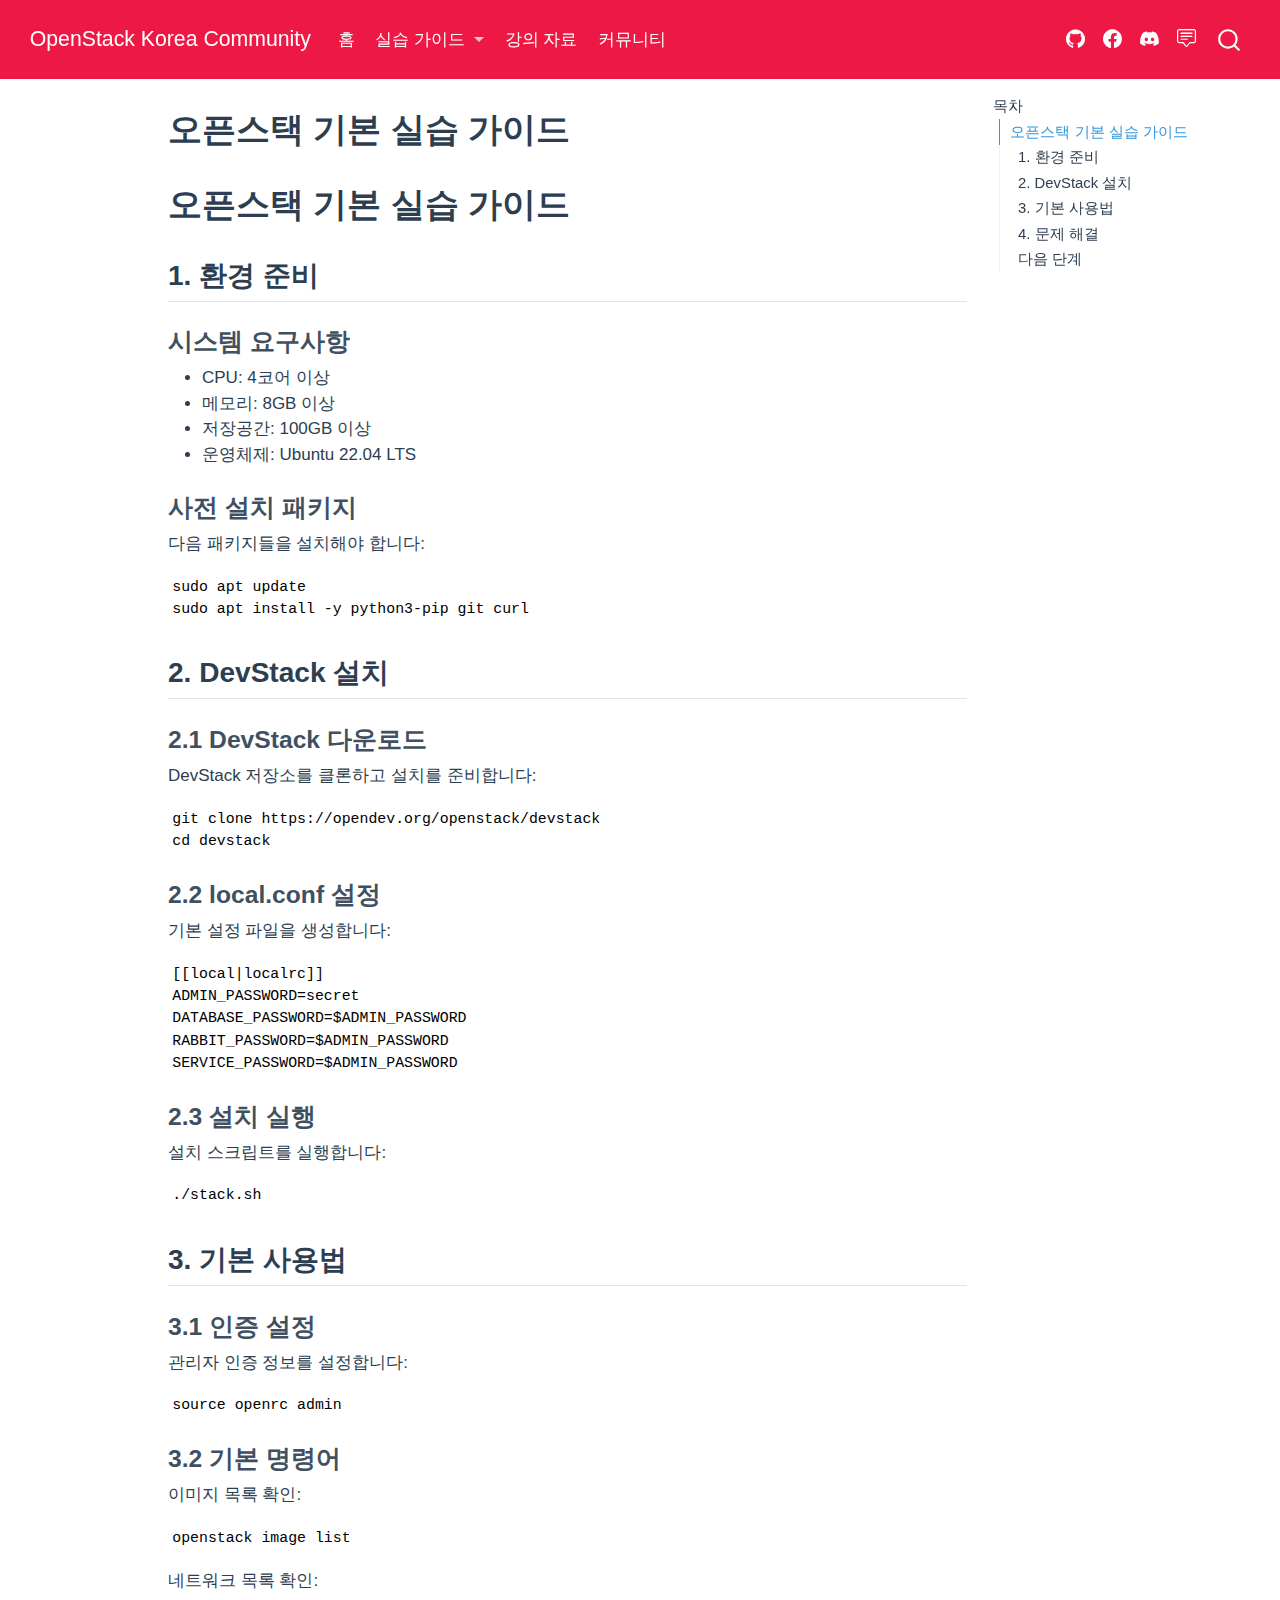
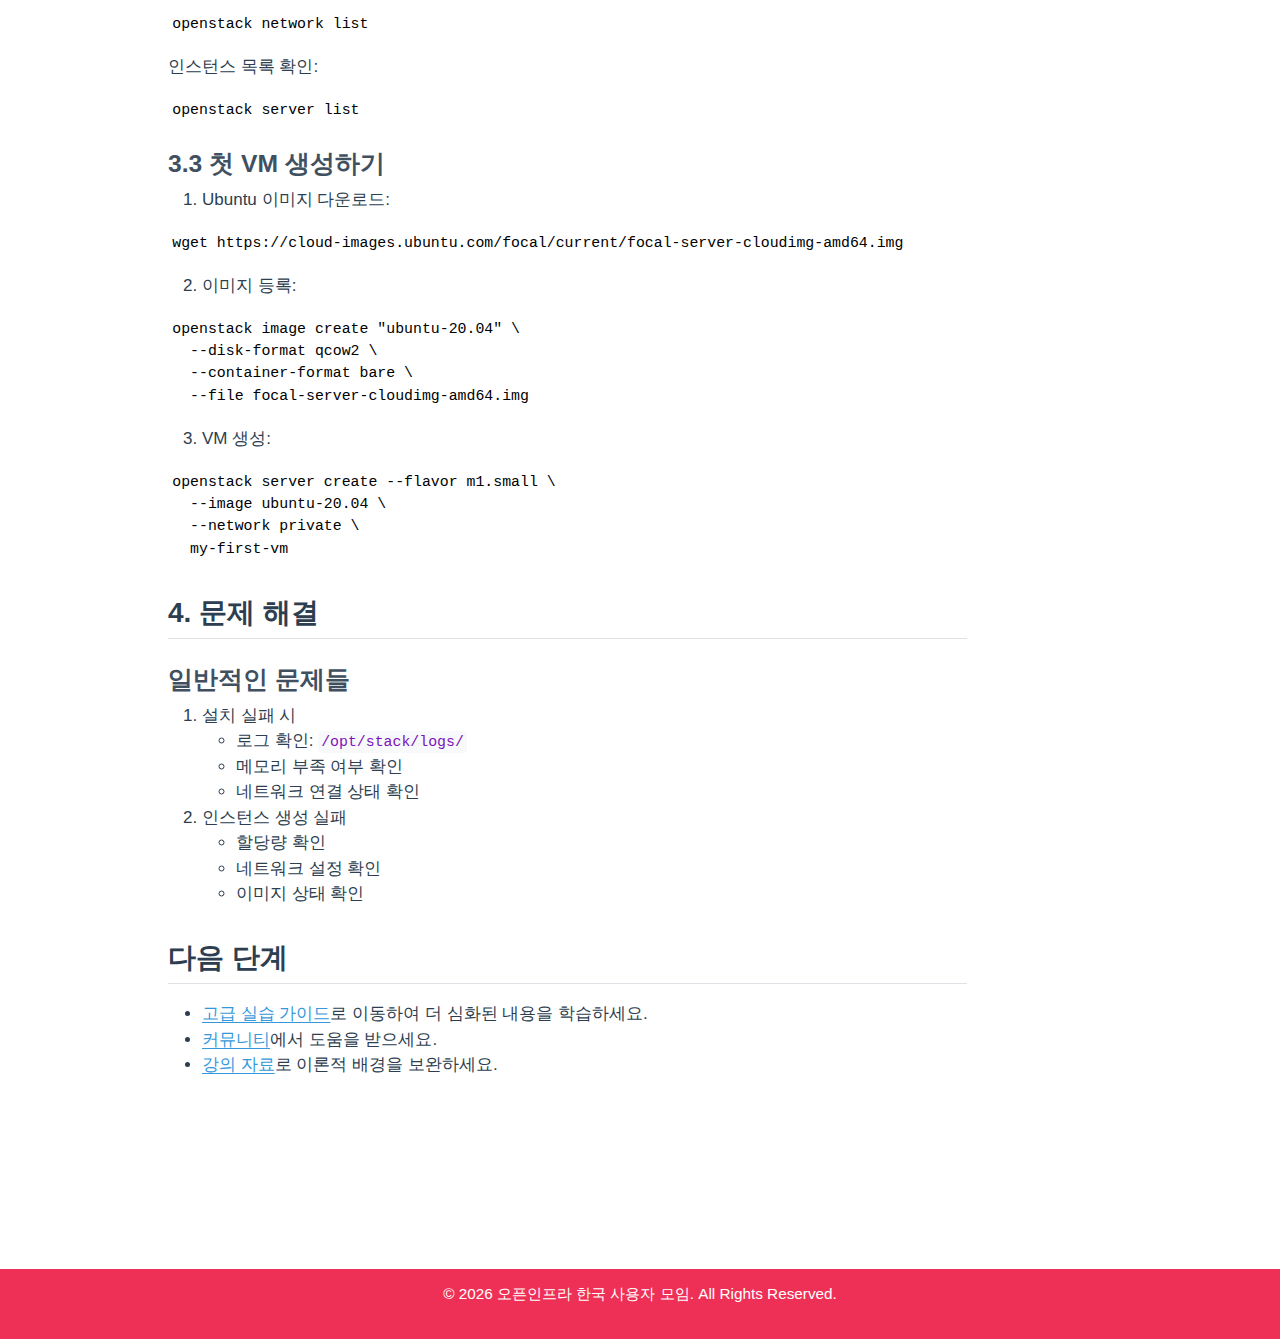
<file: docs/guides/basic.html>
<!DOCTYPE html>
<html xmlns="http://www.w3.org/1999/xhtml" lang="ko" xml:lang="ko"><head>

<meta charset="utf-8">
<meta name="generator" content="quarto-1.6.39">

<meta name="viewport" content="width=device-width, initial-scale=1.0, user-scalable=yes">


<title>오픈스택 기본 실습 가이드 – OpenStack Korea Community</title>
<style>
code{white-space: pre-wrap;}
span.smallcaps{font-variant: small-caps;}
div.columns{display: flex; gap: min(4vw, 1.5em);}
div.column{flex: auto; overflow-x: auto;}
div.hanging-indent{margin-left: 1.5em; text-indent: -1.5em;}
ul.task-list{list-style: none;}
ul.task-list li input[type="checkbox"] {
  width: 0.8em;
  margin: 0 0.8em 0.2em -1em; /* quarto-specific, see https://github.com/quarto-dev/quarto-cli/issues/4556 */ 
  vertical-align: middle;
}
</style>


<script src="../site_libs/quarto-nav/quarto-nav.js"></script>
<script src="../site_libs/quarto-nav/headroom.min.js"></script>
<script src="../site_libs/clipboard/clipboard.min.js"></script>
<script src="../site_libs/quarto-search/autocomplete.umd.js"></script>
<script src="../site_libs/quarto-search/fuse.min.js"></script>
<script src="../site_libs/quarto-search/quarto-search.js"></script>
<meta name="quarto:offset" content="../">
<script src="../site_libs/quarto-html/quarto.js"></script>
<script src="../site_libs/quarto-html/popper.min.js"></script>
<script src="../site_libs/quarto-html/tippy.umd.min.js"></script>
<script src="../site_libs/quarto-html/anchor.min.js"></script>
<link href="../site_libs/quarto-html/tippy.css" rel="stylesheet">
<link href="../site_libs/quarto-html/quarto-syntax-highlighting-e26003cea8cd680ca0c55a263523d882.css" rel="stylesheet" id="quarto-text-highlighting-styles">
<script src="../site_libs/bootstrap/bootstrap.min.js"></script>
<link href="../site_libs/bootstrap/bootstrap-icons.css" rel="stylesheet">
<link href="../site_libs/bootstrap/bootstrap-77986266f7ba6f6c8d07b4e45cea89d2.min.css" rel="stylesheet" append-hash="true" id="quarto-bootstrap" data-mode="light">
<script id="quarto-search-options" type="application/json">{
  "location": "navbar",
  "copy-button": false,
  "collapse-after": 3,
  "panel-placement": "end",
  "type": "overlay",
  "limit": 50,
  "keyboard-shortcut": [
    "f",
    "/",
    "s"
  ],
  "show-item-context": false,
  "language": {
    "search-no-results-text": "일치 없음",
    "search-matching-documents-text": "일치된 문서",
    "search-copy-link-title": "검색 링크 복사",
    "search-hide-matches-text": "추가 검색 결과 숨기기",
    "search-more-match-text": "추가 검색결과",
    "search-more-matches-text": "추가 검색결과",
    "search-clear-button-title": "제거",
    "search-text-placeholder": "",
    "search-detached-cancel-button-title": "취소",
    "search-submit-button-title": "검색",
    "search-label": "검색"
  }
}</script>


</head>

<body class="nav-fixed">

<div id="quarto-search-results"></div>
  <header id="quarto-header" class="headroom fixed-top">
    <nav class="navbar navbar-expand-lg " data-bs-theme="dark">
      <div class="navbar-container container-fluid">
      <div class="navbar-brand-container mx-auto">
    <a class="navbar-brand" href="../index.html">
    <span class="navbar-title">OpenStack Korea Community</span>
    </a>
  </div>
            <div id="quarto-search" class="" title="검색"></div>
          <button class="navbar-toggler" type="button" data-bs-toggle="collapse" data-bs-target="#navbarCollapse" aria-controls="navbarCollapse" role="menu" aria-expanded="false" aria-label="탐색 전환" onclick="if (window.quartoToggleHeadroom) { window.quartoToggleHeadroom(); }">
  <span class="navbar-toggler-icon"></span>
</button>
          <div class="collapse navbar-collapse" id="navbarCollapse">
            <ul class="navbar-nav navbar-nav-scroll me-auto">
  <li class="nav-item">
    <a class="nav-link" href="../index.html"> 
<span class="menu-text">홈</span></a>
  </li>  
  <li class="nav-item dropdown ">
    <a class="nav-link dropdown-toggle" href="#" id="nav-menu-" role="link" data-bs-toggle="dropdown" aria-expanded="false">
 <span class="menu-text">실습 가이드</span>
    </a>
    <ul class="dropdown-menu" aria-labelledby="nav-menu-">    
        <li>
    <a class="dropdown-item" href="../guides/basic.html">
 <span class="dropdown-text">기본 실습</span></a>
  </li>  
        <li>
    <a class="dropdown-item" href="../guides/advanced.html">
 <span class="dropdown-text">고급 실습</span></a>
  </li>  
    </ul>
  </li>
  <li class="nav-item">
    <a class="nav-link" href="../lectures/index.html"> 
<span class="menu-text">강의 자료</span></a>
  </li>  
  <li class="nav-item">
    <a class="nav-link" href="../community.qmd"> 
<span class="menu-text">커뮤니티</span></a>
  </li>  
</ul>
            <ul class="navbar-nav navbar-nav-scroll ms-auto">
  <li class="nav-item compact">
    <a class="nav-link" href="https://github.com/openstack-kr"> <i class="bi bi-github" role="img" aria-label="GitHub 저장소">
</i> 
<span class="menu-text"></span></a>
  </li>  
  <li class="nav-item compact">
    <a class="nav-link" href="https://www.facebook.com/groups/openstack-kr"> <i class="bi bi-facebook" role="img" aria-label="Facebook 그룹">
</i> 
<span class="menu-text"></span></a>
  </li>  
  <li class="nav-item compact">
    <a class="nav-link" href="https://discord.gg/3ZzKMJKtPg"> <i class="bi bi-discord" role="img" aria-label="Discord 채널">
</i> 
<span class="menu-text"></span></a>
  </li>  
  <li class="nav-item compact">
    <a class="nav-link" href="https://discord.gg/3ZzKMJKtPg"> <i class="bi bi-chat-square-text" role="img" aria-label="커뮤니티 포럼">
</i> 
<span class="menu-text"></span></a>
  </li>  
</ul>
          </div> <!-- /navcollapse -->
            <div class="quarto-navbar-tools">
</div>
      </div> <!-- /container-fluid -->
    </nav>
</header>
<!-- content -->
<div id="quarto-content" class="quarto-container page-columns page-rows-contents page-layout-article page-navbar">
<!-- sidebar -->
<!-- margin-sidebar -->
    <div id="quarto-margin-sidebar" class="sidebar margin-sidebar">
        <nav id="TOC" role="doc-toc" class="toc-active">
    <h2 id="toc-title">목차</h2>
   
  <ul>
  <li><a href="#오픈스택-기본-실습-가이드" id="toc-오픈스택-기본-실습-가이드" class="nav-link active" data-scroll-target="#오픈스택-기본-실습-가이드">오픈스택 기본 실습 가이드</a>
  <ul class="collapse">
  <li><a href="#환경-준비" id="toc-환경-준비" class="nav-link" data-scroll-target="#환경-준비">1. 환경 준비</a>
  <ul class="collapse">
  <li><a href="#시스템-요구사항" id="toc-시스템-요구사항" class="nav-link" data-scroll-target="#시스템-요구사항">시스템 요구사항</a></li>
  <li><a href="#사전-설치-패키지" id="toc-사전-설치-패키지" class="nav-link" data-scroll-target="#사전-설치-패키지">사전 설치 패키지</a></li>
  </ul></li>
  <li><a href="#devstack-설치" id="toc-devstack-설치" class="nav-link" data-scroll-target="#devstack-설치">2. DevStack 설치</a>
  <ul class="collapse">
  <li><a href="#devstack-다운로드" id="toc-devstack-다운로드" class="nav-link" data-scroll-target="#devstack-다운로드">2.1 DevStack 다운로드</a></li>
  <li><a href="#local.conf-설정" id="toc-local.conf-설정" class="nav-link" data-scroll-target="#local.conf-설정">2.2 local.conf 설정</a></li>
  <li><a href="#설치-실행" id="toc-설치-실행" class="nav-link" data-scroll-target="#설치-실행">2.3 설치 실행</a></li>
  </ul></li>
  <li><a href="#기본-사용법" id="toc-기본-사용법" class="nav-link" data-scroll-target="#기본-사용법">3. 기본 사용법</a>
  <ul class="collapse">
  <li><a href="#인증-설정" id="toc-인증-설정" class="nav-link" data-scroll-target="#인증-설정">3.1 인증 설정</a></li>
  <li><a href="#기본-명령어" id="toc-기본-명령어" class="nav-link" data-scroll-target="#기본-명령어">3.2 기본 명령어</a></li>
  <li><a href="#첫-vm-생성하기" id="toc-첫-vm-생성하기" class="nav-link" data-scroll-target="#첫-vm-생성하기">3.3 첫 VM 생성하기</a></li>
  </ul></li>
  <li><a href="#문제-해결" id="toc-문제-해결" class="nav-link" data-scroll-target="#문제-해결">4. 문제 해결</a>
  <ul class="collapse">
  <li><a href="#일반적인-문제들" id="toc-일반적인-문제들" class="nav-link" data-scroll-target="#일반적인-문제들">일반적인 문제들</a></li>
  </ul></li>
  <li><a href="#다음-단계" id="toc-다음-단계" class="nav-link" data-scroll-target="#다음-단계">다음 단계</a></li>
  </ul></li>
  </ul>
</nav>
    </div>
<!-- main -->
<main class="content" id="quarto-document-content">

<header id="title-block-header" class="quarto-title-block default">
<div class="quarto-title">
<h1 class="title">오픈스택 기본 실습 가이드</h1>
</div>



<div class="quarto-title-meta">

    
  
    
  </div>
  


</header>


<section id="오픈스택-기본-실습-가이드" class="level1">
<h1>오픈스택 기본 실습 가이드</h1>
<section id="환경-준비" class="level2">
<h2 class="anchored" data-anchor-id="환경-준비">1. 환경 준비</h2>
<section id="시스템-요구사항" class="level3">
<h3 class="anchored" data-anchor-id="시스템-요구사항">시스템 요구사항</h3>
<ul>
<li>CPU: 4코어 이상</li>
<li>메모리: 8GB 이상</li>
<li>저장공간: 100GB 이상</li>
<li>운영체제: Ubuntu 22.04 LTS</li>
</ul>
</section>
<section id="사전-설치-패키지" class="level3">
<h3 class="anchored" data-anchor-id="사전-설치-패키지">사전 설치 패키지</h3>
<p>다음 패키지들을 설치해야 합니다:</p>
<pre><code>sudo apt update
sudo apt install -y python3-pip git curl</code></pre>
</section>
</section>
<section id="devstack-설치" class="level2">
<h2 class="anchored" data-anchor-id="devstack-설치">2. DevStack 설치</h2>
<section id="devstack-다운로드" class="level3">
<h3 class="anchored" data-anchor-id="devstack-다운로드">2.1 DevStack 다운로드</h3>
<p>DevStack 저장소를 클론하고 설치를 준비합니다:</p>
<pre><code>git clone https://opendev.org/openstack/devstack
cd devstack</code></pre>
</section>
<section id="local.conf-설정" class="level3">
<h3 class="anchored" data-anchor-id="local.conf-설정">2.2 local.conf 설정</h3>
<p>기본 설정 파일을 생성합니다:</p>
<pre><code>[[local|localrc]]
ADMIN_PASSWORD=secret
DATABASE_PASSWORD=$ADMIN_PASSWORD
RABBIT_PASSWORD=$ADMIN_PASSWORD
SERVICE_PASSWORD=$ADMIN_PASSWORD</code></pre>
</section>
<section id="설치-실행" class="level3">
<h3 class="anchored" data-anchor-id="설치-실행">2.3 설치 실행</h3>
<p>설치 스크립트를 실행합니다:</p>
<pre><code>./stack.sh</code></pre>
</section>
</section>
<section id="기본-사용법" class="level2">
<h2 class="anchored" data-anchor-id="기본-사용법">3. 기본 사용법</h2>
<section id="인증-설정" class="level3">
<h3 class="anchored" data-anchor-id="인증-설정">3.1 인증 설정</h3>
<p>관리자 인증 정보를 설정합니다:</p>
<pre><code>source openrc admin</code></pre>
</section>
<section id="기본-명령어" class="level3">
<h3 class="anchored" data-anchor-id="기본-명령어">3.2 기본 명령어</h3>
<p>이미지 목록 확인:</p>
<pre><code>openstack image list</code></pre>
<p>네트워크 목록 확인:</p>
<pre><code>openstack network list</code></pre>
<p>인스턴스 목록 확인:</p>
<pre><code>openstack server list</code></pre>
</section>
<section id="첫-vm-생성하기" class="level3">
<h3 class="anchored" data-anchor-id="첫-vm-생성하기">3.3 첫 VM 생성하기</h3>
<ol type="1">
<li>Ubuntu 이미지 다운로드:</li>
</ol>
<pre><code>wget https://cloud-images.ubuntu.com/focal/current/focal-server-cloudimg-amd64.img</code></pre>
<ol start="2" type="1">
<li>이미지 등록:</li>
</ol>
<pre><code>openstack image create "ubuntu-20.04" \
  --disk-format qcow2 \
  --container-format bare \
  --file focal-server-cloudimg-amd64.img</code></pre>
<ol start="3" type="1">
<li>VM 생성:</li>
</ol>
<pre><code>openstack server create --flavor m1.small \
  --image ubuntu-20.04 \
  --network private \
  my-first-vm</code></pre>
</section>
</section>
<section id="문제-해결" class="level2">
<h2 class="anchored" data-anchor-id="문제-해결">4. 문제 해결</h2>
<section id="일반적인-문제들" class="level3">
<h3 class="anchored" data-anchor-id="일반적인-문제들">일반적인 문제들</h3>
<ol type="1">
<li>설치 실패 시
<ul>
<li>로그 확인: <code>/opt/stack/logs/</code></li>
<li>메모리 부족 여부 확인</li>
<li>네트워크 연결 상태 확인</li>
</ul></li>
<li>인스턴스 생성 실패
<ul>
<li>할당량 확인</li>
<li>네트워크 설정 확인</li>
<li>이미지 상태 확인</li>
</ul></li>
</ol>
</section>
</section>
<section id="다음-단계" class="level2">
<h2 class="anchored" data-anchor-id="다음-단계">다음 단계</h2>
<ul>
<li><a href="../guides/advanced.html">고급 실습 가이드</a>로 이동하여 더 심화된 내용을 학습하세요.</li>
<li><a href="../community.qmd">커뮤니티</a>에서 도움을 받으세요.</li>
<li><a href="../lectures/index.html">강의 자료</a>로 이론적 배경을 보완하세요.</li>
</ul>


</section>
</section>

</main> <!-- /main -->
<footer class="footer">
    <div class="container">
        <p>© <span id="current-year"></span> 오픈인프라 한국 사용자 모임. All Rights Reserved.</p>
    </div>
</footer>

<script>
    document.getElementById('current-year').textContent = new Date().getFullYear();
</script> 
<script id="quarto-html-after-body" type="application/javascript">
window.document.addEventListener("DOMContentLoaded", function (event) {
  const toggleBodyColorMode = (bsSheetEl) => {
    const mode = bsSheetEl.getAttribute("data-mode");
    const bodyEl = window.document.querySelector("body");
    if (mode === "dark") {
      bodyEl.classList.add("quarto-dark");
      bodyEl.classList.remove("quarto-light");
    } else {
      bodyEl.classList.add("quarto-light");
      bodyEl.classList.remove("quarto-dark");
    }
  }
  const toggleBodyColorPrimary = () => {
    const bsSheetEl = window.document.querySelector("link#quarto-bootstrap");
    if (bsSheetEl) {
      toggleBodyColorMode(bsSheetEl);
    }
  }
  toggleBodyColorPrimary();  
  const icon = "";
  const anchorJS = new window.AnchorJS();
  anchorJS.options = {
    placement: 'right',
    icon: icon
  };
  anchorJS.add('.anchored');
  const isCodeAnnotation = (el) => {
    for (const clz of el.classList) {
      if (clz.startsWith('code-annotation-')) {                     
        return true;
      }
    }
    return false;
  }
  const onCopySuccess = function(e) {
    // button target
    const button = e.trigger;
    // don't keep focus
    button.blur();
    // flash "checked"
    button.classList.add('code-copy-button-checked');
    var currentTitle = button.getAttribute("title");
    button.setAttribute("title", "복사완료!");
    let tooltip;
    if (window.bootstrap) {
      button.setAttribute("data-bs-toggle", "tooltip");
      button.setAttribute("data-bs-placement", "left");
      button.setAttribute("data-bs-title", "복사완료!");
      tooltip = new bootstrap.Tooltip(button, 
        { trigger: "manual", 
          customClass: "code-copy-button-tooltip",
          offset: [0, -8]});
      tooltip.show();    
    }
    setTimeout(function() {
      if (tooltip) {
        tooltip.hide();
        button.removeAttribute("data-bs-title");
        button.removeAttribute("data-bs-toggle");
        button.removeAttribute("data-bs-placement");
      }
      button.setAttribute("title", currentTitle);
      button.classList.remove('code-copy-button-checked');
    }, 1000);
    // clear code selection
    e.clearSelection();
  }
  const getTextToCopy = function(trigger) {
      const codeEl = trigger.previousElementSibling.cloneNode(true);
      for (const childEl of codeEl.children) {
        if (isCodeAnnotation(childEl)) {
          childEl.remove();
        }
      }
      return codeEl.innerText;
  }
  const clipboard = new window.ClipboardJS('.code-copy-button:not([data-in-quarto-modal])', {
    text: getTextToCopy
  });
  clipboard.on('success', onCopySuccess);
  if (window.document.getElementById('quarto-embedded-source-code-modal')) {
    const clipboardModal = new window.ClipboardJS('.code-copy-button[data-in-quarto-modal]', {
      text: getTextToCopy,
      container: window.document.getElementById('quarto-embedded-source-code-modal')
    });
    clipboardModal.on('success', onCopySuccess);
  }
    var localhostRegex = new RegExp(/^(?:http|https):\/\/localhost\:?[0-9]*\//);
    var mailtoRegex = new RegExp(/^mailto:/);
      var filterRegex = new RegExp('/' + window.location.host + '/');
    var isInternal = (href) => {
        return filterRegex.test(href) || localhostRegex.test(href) || mailtoRegex.test(href);
    }
    // Inspect non-navigation links and adorn them if external
 	var links = window.document.querySelectorAll('a[href]:not(.nav-link):not(.navbar-brand):not(.toc-action):not(.sidebar-link):not(.sidebar-item-toggle):not(.pagination-link):not(.no-external):not([aria-hidden]):not(.dropdown-item):not(.quarto-navigation-tool):not(.about-link)');
    for (var i=0; i<links.length; i++) {
      const link = links[i];
      if (!isInternal(link.href)) {
        // undo the damage that might have been done by quarto-nav.js in the case of
        // links that we want to consider external
        if (link.dataset.originalHref !== undefined) {
          link.href = link.dataset.originalHref;
        }
      }
    }
  function tippyHover(el, contentFn, onTriggerFn, onUntriggerFn) {
    const config = {
      allowHTML: true,
      maxWidth: 500,
      delay: 100,
      arrow: false,
      appendTo: function(el) {
          return el.parentElement;
      },
      interactive: true,
      interactiveBorder: 10,
      theme: 'quarto',
      placement: 'bottom-start',
    };
    if (contentFn) {
      config.content = contentFn;
    }
    if (onTriggerFn) {
      config.onTrigger = onTriggerFn;
    }
    if (onUntriggerFn) {
      config.onUntrigger = onUntriggerFn;
    }
    window.tippy(el, config); 
  }
  const noterefs = window.document.querySelectorAll('a[role="doc-noteref"]');
  for (var i=0; i<noterefs.length; i++) {
    const ref = noterefs[i];
    tippyHover(ref, function() {
      // use id or data attribute instead here
      let href = ref.getAttribute('data-footnote-href') || ref.getAttribute('href');
      try { href = new URL(href).hash; } catch {}
      const id = href.replace(/^#\/?/, "");
      const note = window.document.getElementById(id);
      if (note) {
        return note.innerHTML;
      } else {
        return "";
      }
    });
  }
  const xrefs = window.document.querySelectorAll('a.quarto-xref');
  const processXRef = (id, note) => {
    // Strip column container classes
    const stripColumnClz = (el) => {
      el.classList.remove("page-full", "page-columns");
      if (el.children) {
        for (const child of el.children) {
          stripColumnClz(child);
        }
      }
    }
    stripColumnClz(note)
    if (id === null || id.startsWith('sec-')) {
      // Special case sections, only their first couple elements
      const container = document.createElement("div");
      if (note.children && note.children.length > 2) {
        container.appendChild(note.children[0].cloneNode(true));
        for (let i = 1; i < note.children.length; i++) {
          const child = note.children[i];
          if (child.tagName === "P" && child.innerText === "") {
            continue;
          } else {
            container.appendChild(child.cloneNode(true));
            break;
          }
        }
        if (window.Quarto?.typesetMath) {
          window.Quarto.typesetMath(container);
        }
        return container.innerHTML
      } else {
        if (window.Quarto?.typesetMath) {
          window.Quarto.typesetMath(note);
        }
        return note.innerHTML;
      }
    } else {
      // Remove any anchor links if they are present
      const anchorLink = note.querySelector('a.anchorjs-link');
      if (anchorLink) {
        anchorLink.remove();
      }
      if (window.Quarto?.typesetMath) {
        window.Quarto.typesetMath(note);
      }
      if (note.classList.contains("callout")) {
        return note.outerHTML;
      } else {
        return note.innerHTML;
      }
    }
  }
  for (var i=0; i<xrefs.length; i++) {
    const xref = xrefs[i];
    tippyHover(xref, undefined, function(instance) {
      instance.disable();
      let url = xref.getAttribute('href');
      let hash = undefined; 
      if (url.startsWith('#')) {
        hash = url;
      } else {
        try { hash = new URL(url).hash; } catch {}
      }
      if (hash) {
        const id = hash.replace(/^#\/?/, "");
        const note = window.document.getElementById(id);
        if (note !== null) {
          try {
            const html = processXRef(id, note.cloneNode(true));
            instance.setContent(html);
          } finally {
            instance.enable();
            instance.show();
          }
        } else {
          // See if we can fetch this
          fetch(url.split('#')[0])
          .then(res => res.text())
          .then(html => {
            const parser = new DOMParser();
            const htmlDoc = parser.parseFromString(html, "text/html");
            const note = htmlDoc.getElementById(id);
            if (note !== null) {
              const html = processXRef(id, note);
              instance.setContent(html);
            } 
          }).finally(() => {
            instance.enable();
            instance.show();
          });
        }
      } else {
        // See if we can fetch a full url (with no hash to target)
        // This is a special case and we should probably do some content thinning / targeting
        fetch(url)
        .then(res => res.text())
        .then(html => {
          const parser = new DOMParser();
          const htmlDoc = parser.parseFromString(html, "text/html");
          const note = htmlDoc.querySelector('main.content');
          if (note !== null) {
            // This should only happen for chapter cross references
            // (since there is no id in the URL)
            // remove the first header
            if (note.children.length > 0 && note.children[0].tagName === "HEADER") {
              note.children[0].remove();
            }
            const html = processXRef(null, note);
            instance.setContent(html);
          } 
        }).finally(() => {
          instance.enable();
          instance.show();
        });
      }
    }, function(instance) {
    });
  }
      let selectedAnnoteEl;
      const selectorForAnnotation = ( cell, annotation) => {
        let cellAttr = 'data-code-cell="' + cell + '"';
        let lineAttr = 'data-code-annotation="' +  annotation + '"';
        const selector = 'span[' + cellAttr + '][' + lineAttr + ']';
        return selector;
      }
      const selectCodeLines = (annoteEl) => {
        const doc = window.document;
        const targetCell = annoteEl.getAttribute("data-target-cell");
        const targetAnnotation = annoteEl.getAttribute("data-target-annotation");
        const annoteSpan = window.document.querySelector(selectorForAnnotation(targetCell, targetAnnotation));
        const lines = annoteSpan.getAttribute("data-code-lines").split(",");
        const lineIds = lines.map((line) => {
          return targetCell + "-" + line;
        })
        let top = null;
        let height = null;
        let parent = null;
        if (lineIds.length > 0) {
            //compute the position of the single el (top and bottom and make a div)
            const el = window.document.getElementById(lineIds[0]);
            top = el.offsetTop;
            height = el.offsetHeight;
            parent = el.parentElement.parentElement;
          if (lineIds.length > 1) {
            const lastEl = window.document.getElementById(lineIds[lineIds.length - 1]);
            const bottom = lastEl.offsetTop + lastEl.offsetHeight;
            height = bottom - top;
          }
          if (top !== null && height !== null && parent !== null) {
            // cook up a div (if necessary) and position it 
            let div = window.document.getElementById("code-annotation-line-highlight");
            if (div === null) {
              div = window.document.createElement("div");
              div.setAttribute("id", "code-annotation-line-highlight");
              div.style.position = 'absolute';
              parent.appendChild(div);
            }
            div.style.top = top - 2 + "px";
            div.style.height = height + 4 + "px";
            div.style.left = 0;
            let gutterDiv = window.document.getElementById("code-annotation-line-highlight-gutter");
            if (gutterDiv === null) {
              gutterDiv = window.document.createElement("div");
              gutterDiv.setAttribute("id", "code-annotation-line-highlight-gutter");
              gutterDiv.style.position = 'absolute';
              const codeCell = window.document.getElementById(targetCell);
              const gutter = codeCell.querySelector('.code-annotation-gutter');
              gutter.appendChild(gutterDiv);
            }
            gutterDiv.style.top = top - 2 + "px";
            gutterDiv.style.height = height + 4 + "px";
          }
          selectedAnnoteEl = annoteEl;
        }
      };
      const unselectCodeLines = () => {
        const elementsIds = ["code-annotation-line-highlight", "code-annotation-line-highlight-gutter"];
        elementsIds.forEach((elId) => {
          const div = window.document.getElementById(elId);
          if (div) {
            div.remove();
          }
        });
        selectedAnnoteEl = undefined;
      };
        // Handle positioning of the toggle
    window.addEventListener(
      "resize",
      throttle(() => {
        elRect = undefined;
        if (selectedAnnoteEl) {
          selectCodeLines(selectedAnnoteEl);
        }
      }, 10)
    );
    function throttle(fn, ms) {
    let throttle = false;
    let timer;
      return (...args) => {
        if(!throttle) { // first call gets through
            fn.apply(this, args);
            throttle = true;
        } else { // all the others get throttled
            if(timer) clearTimeout(timer); // cancel #2
            timer = setTimeout(() => {
              fn.apply(this, args);
              timer = throttle = false;
            }, ms);
        }
      };
    }
      // Attach click handler to the DT
      const annoteDls = window.document.querySelectorAll('dt[data-target-cell]');
      for (const annoteDlNode of annoteDls) {
        annoteDlNode.addEventListener('click', (event) => {
          const clickedEl = event.target;
          if (clickedEl !== selectedAnnoteEl) {
            unselectCodeLines();
            const activeEl = window.document.querySelector('dt[data-target-cell].code-annotation-active');
            if (activeEl) {
              activeEl.classList.remove('code-annotation-active');
            }
            selectCodeLines(clickedEl);
            clickedEl.classList.add('code-annotation-active');
          } else {
            // Unselect the line
            unselectCodeLines();
            clickedEl.classList.remove('code-annotation-active');
          }
        });
      }
  const findCites = (el) => {
    const parentEl = el.parentElement;
    if (parentEl) {
      const cites = parentEl.dataset.cites;
      if (cites) {
        return {
          el,
          cites: cites.split(' ')
        };
      } else {
        return findCites(el.parentElement)
      }
    } else {
      return undefined;
    }
  };
  var bibliorefs = window.document.querySelectorAll('a[role="doc-biblioref"]');
  for (var i=0; i<bibliorefs.length; i++) {
    const ref = bibliorefs[i];
    const citeInfo = findCites(ref);
    if (citeInfo) {
      tippyHover(citeInfo.el, function() {
        var popup = window.document.createElement('div');
        citeInfo.cites.forEach(function(cite) {
          var citeDiv = window.document.createElement('div');
          citeDiv.classList.add('hanging-indent');
          citeDiv.classList.add('csl-entry');
          var biblioDiv = window.document.getElementById('ref-' + cite);
          if (biblioDiv) {
            citeDiv.innerHTML = biblioDiv.innerHTML;
          }
          popup.appendChild(citeDiv);
        });
        return popup.innerHTML;
      });
    }
  }
});
</script>
</div> <!-- /content -->




</body></html>
</file>
<file: docs/site_libs/quarto-html/tippy.css>
.tippy-box[data-animation=fade][data-state=hidden]{opacity:0}[data-tippy-root]{max-width:calc(100vw - 10px)}.tippy-box{position:relative;background-color:#333;color:#fff;border-radius:4px;font-size:14px;line-height:1.4;white-space:normal;outline:0;transition-property:transform,visibility,opacity}.tippy-box[data-placement^=top]>.tippy-arrow{bottom:0}.tippy-box[data-placement^=top]>.tippy-arrow:before{bottom:-7px;left:0;border-width:8px 8px 0;border-top-color:initial;transform-origin:center top}.tippy-box[data-placement^=bottom]>.tippy-arrow{top:0}.tippy-box[data-placement^=bottom]>.tippy-arrow:before{top:-7px;left:0;border-width:0 8px 8px;border-bottom-color:initial;transform-origin:center bottom}.tippy-box[data-placement^=left]>.tippy-arrow{right:0}.tippy-box[data-placement^=left]>.tippy-arrow:before{border-width:8px 0 8px 8px;border-left-color:initial;right:-7px;transform-origin:center left}.tippy-box[data-placement^=right]>.tippy-arrow{left:0}.tippy-box[data-placement^=right]>.tippy-arrow:before{left:-7px;border-width:8px 8px 8px 0;border-right-color:initial;transform-origin:center right}.tippy-box[data-inertia][data-state=visible]{transition-timing-function:cubic-bezier(.54,1.5,.38,1.11)}.tippy-arrow{width:16px;height:16px;color:#333}.tippy-arrow:before{content:"";position:absolute;border-color:transparent;border-style:solid}.tippy-content{position:relative;padding:5px 9px;z-index:1}
</file>
<file: docs/site_libs/quarto-html/quarto-syntax-highlighting-e26003cea8cd680ca0c55a263523d882.css>
/* quarto syntax highlight colors */
:root {
  --quarto-hl-ot-color: #003B4F;
  --quarto-hl-at-color: #657422;
  --quarto-hl-ss-color: #20794D;
  --quarto-hl-an-color: #5E5E5E;
  --quarto-hl-fu-color: #4758AB;
  --quarto-hl-st-color: #20794D;
  --quarto-hl-cf-color: #003B4F;
  --quarto-hl-op-color: #5E5E5E;
  --quarto-hl-er-color: #AD0000;
  --quarto-hl-bn-color: #AD0000;
  --quarto-hl-al-color: #AD0000;
  --quarto-hl-va-color: #111111;
  --quarto-hl-bu-color: inherit;
  --quarto-hl-ex-color: inherit;
  --quarto-hl-pp-color: #AD0000;
  --quarto-hl-in-color: #5E5E5E;
  --quarto-hl-vs-color: #20794D;
  --quarto-hl-wa-color: #5E5E5E;
  --quarto-hl-do-color: #5E5E5E;
  --quarto-hl-im-color: #00769E;
  --quarto-hl-ch-color: #20794D;
  --quarto-hl-dt-color: #AD0000;
  --quarto-hl-fl-color: #AD0000;
  --quarto-hl-co-color: #5E5E5E;
  --quarto-hl-cv-color: #5E5E5E;
  --quarto-hl-cn-color: #8f5902;
  --quarto-hl-sc-color: #5E5E5E;
  --quarto-hl-dv-color: #AD0000;
  --quarto-hl-kw-color: #003B4F;
}

/* other quarto variables */
:root {
  --quarto-font-monospace: SFMono-Regular, Menlo, Monaco, Consolas, "Liberation Mono", "Courier New", monospace;
}

pre > code.sourceCode > span {
  color: #003B4F;
}

code span {
  color: #003B4F;
}

code.sourceCode > span {
  color: #003B4F;
}

div.sourceCode,
div.sourceCode pre.sourceCode {
  color: #003B4F;
}

code span.ot {
  color: #003B4F;
  font-style: inherit;
}

code span.at {
  color: #657422;
  font-style: inherit;
}

code span.ss {
  color: #20794D;
  font-style: inherit;
}

code span.an {
  color: #5E5E5E;
  font-style: inherit;
}

code span.fu {
  color: #4758AB;
  font-style: inherit;
}

code span.st {
  color: #20794D;
  font-style: inherit;
}

code span.cf {
  color: #003B4F;
  font-weight: bold;
  font-style: inherit;
}

code span.op {
  color: #5E5E5E;
  font-style: inherit;
}

code span.er {
  color: #AD0000;
  font-style: inherit;
}

code span.bn {
  color: #AD0000;
  font-style: inherit;
}

code span.al {
  color: #AD0000;
  font-style: inherit;
}

code span.va {
  color: #111111;
  font-style: inherit;
}

code span.bu {
  font-style: inherit;
}

code span.ex {
  font-style: inherit;
}

code span.pp {
  color: #AD0000;
  font-style: inherit;
}

code span.in {
  color: #5E5E5E;
  font-style: inherit;
}

code span.vs {
  color: #20794D;
  font-style: inherit;
}

code span.wa {
  color: #5E5E5E;
  font-style: italic;
}

code span.do {
  color: #5E5E5E;
  font-style: italic;
}

code span.im {
  color: #00769E;
  font-style: inherit;
}

code span.ch {
  color: #20794D;
  font-style: inherit;
}

code span.dt {
  color: #AD0000;
  font-style: inherit;
}

code span.fl {
  color: #AD0000;
  font-style: inherit;
}

code span.co {
  color: #5E5E5E;
  font-style: inherit;
}

code span.cv {
  color: #5E5E5E;
  font-style: italic;
}

code span.cn {
  color: #8f5902;
  font-style: inherit;
}

code span.sc {
  color: #5E5E5E;
  font-style: inherit;
}

code span.dv {
  color: #AD0000;
  font-style: inherit;
}

code span.kw {
  color: #003B4F;
  font-weight: bold;
  font-style: inherit;
}

.prevent-inlining {
  content: "</";
}

/*# sourceMappingURL=e90e9ab646ea9b1aaa61e089606e0f97.css.map */
</file>
